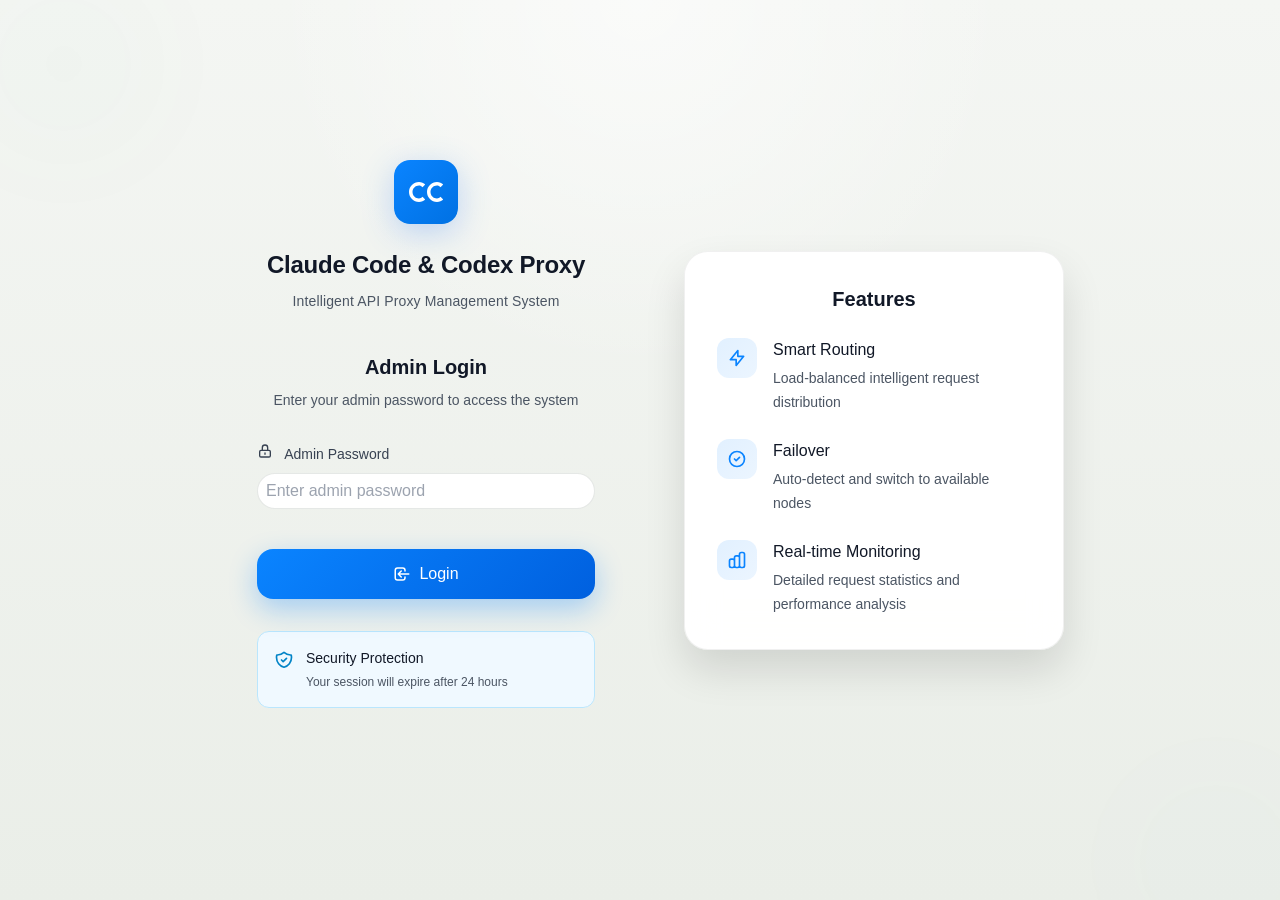
<file: web/login.html>
<!doctype html>
<html lang="zh-CN">
<head>
  <meta charset="utf-8" />
  <meta name="viewport" content="width=device-width, initial-scale=1" />
  <link rel="icon" type="image/x-icon" href="/web/favicon.ico">
  <link rel="apple-touch-icon" href="/web/apple-touch-icon.png">
  <link rel="manifest" href="/web/manifest.json">
  <meta name="theme-color" content="#18a058">
  <title data-i18n="login.title">登录 - Claude Code & Codex Proxy</title>
  <link rel="stylesheet" href="/web/assets/css/styles.css?v=__VERSION__">
  <script defer src="/web/assets/locales/zh-CN.js?v=__VERSION__"></script>
  <script defer src="/web/assets/locales/en.js?v=__VERSION__"></script>
  <script defer src="/web/assets/js/i18n.js?v=__VERSION__"></script>
  <script defer src="/web/assets/js/ui.js?v=__VERSION__"></script>
  <script defer src="/web/assets/js/login.js?v=__VERSION__"></script>
</head>
<body>
  <!-- 动画背景 -->
  <div class="login-background">
    <div class="floating-shapes">
      <div class="shape shape-1"></div>
      <div class="shape shape-2"></div>
      <div class="shape shape-3"></div>
      <div class="shape shape-4"></div>
      <div class="shape shape-5"></div>
    </div>
  </div>

  <div class="login-page">
    <div class="login-container animate-slide-up">
      <!-- Logo和品牌 -->
      <div class="login-brand">
        <div class="brand-logo">
          <img class="logo-icon animate-float" src="/web/favicon.svg" alt="Logo">
        </div>
        <h1 class="brand-title">Claude Code & Codex Proxy</h1>
        <p class="brand-subtitle" data-i18n="login.brandSubtitle">智能API代理管理系统</p>
      </div>

      <!-- 登录表单 -->
      <div class="login-form-container">
        <div class="login-header">
          <h2 data-i18n="login.adminLogin">管理员登录</h2>
          <p data-i18n="login.passwordHint">请输入您的管理密码以访问系统</p>
        </div>

        <div id="error-message" class="error-notification" style="display: none;">
          <svg class="error-icon" fill="none" stroke="currentColor" viewBox="0 0 24 24">
            <path stroke-linecap="round" stroke-linejoin="round" stroke-width="2" d="M12 9v2m0 4h.01m-6.938 4h13.856c1.54 0 2.502-1.667 1.732-2.5L13.732 4c-.77-.833-1.864-.833-2.634 0L4.18 16.5c-.77.833.192 2.5 1.732 2.5z"/>
          </svg>
          <span id="error-text"></span>
        </div>

        <form id="login-form" class="login-form">
          <div class="form-group">
            <label for="password" class="form-label">
              <svg class="label-icon" fill="none" stroke="currentColor" viewBox="0 0 24 24">
                <path stroke-linecap="round" stroke-linejoin="round" stroke-width="2" d="M12 15v2m-6 4h12a2 2 0 002-2v-6a2 2 0 00-2-2H6a2 2 0 00-2 2v6a2 2 0 002 2zm10-10V7a4 4 0 00-8 0v4h8z"/>
              </svg>
              <span data-i18n="login.passwordLabel">管理密码</span>
            </label>
            <div class="input-container">
              <input type="password" id="password" name="password" class="form-input" required autofocus data-i18n-placeholder="login.passwordPlaceholder" placeholder="请输入管理密码" />
              <div class="input-decoration"></div>
            </div>
          </div>

          <button type="submit" class="login-button" id="login-button">
            <span class="button-content">
              <svg class="button-icon" fill="none" stroke="currentColor" viewBox="0 0 24 24">
                <path stroke-linecap="round" stroke-linejoin="round" stroke-width="2" d="M11 16l-4-4m0 0l4-4m-4 4h14m-5 4v1a3 3 0 01-3 3H6a3 3 0 01-3-3V7a3 3 0 013-3h7a3 3 0 013 3v1"/>
              </svg>
              <span class="button-text" data-i18n="login.loginButton">登录系统</span>
            </span>
            <div class="button-loader">
              <div class="spinner"></div>
            </div>
          </button>
        </form>

        <!-- 安全提示 -->
        <div class="security-notice">
          <svg class="notice-icon" fill="none" stroke="currentColor" viewBox="0 0 24 24">
            <path stroke-linecap="round" stroke-linejoin="round" stroke-width="2" d="M9 12l2 2 4-4m5.618-4.016A11.955 11.955 0 0112 2.944a11.955 11.955 0 01-8.618 3.04A12.02 12.02 0 003 9c0 5.591 3.824 10.29 9 11.622 5.176-1.332 9-6.031 9-11.622 0-1.042-.133-2.052-.382-3.016z"/>
          </svg>
          <div class="notice-text">
            <div class="notice-title" data-i18n="login.securityTitle">安全保护</div>
            <div class="notice-desc" data-i18n="login.securityDesc">您的登录会话将在24小时后自动过期</div>
          </div>
        </div>
      </div>
    </div>

    <!-- 功能特色展示 -->
    <div class="features-showcase animate-slide-up" style="animation-delay: 0.2s;">
      <h3 data-i18n="login.featuresTitle">系统特性</h3>
      <div class="features-grid">
        <div class="feature-item">
          <div class="feature-icon">
            <svg fill="none" stroke="currentColor" viewBox="0 0 24 24">
              <path stroke-linecap="round" stroke-linejoin="round" stroke-width="2" d="M13 10V3L4 14h7v7l9-11h-7z"/>
            </svg>
          </div>
          <div class="feature-content">
            <h4 data-i18n="login.feature1Title">智能路由</h4>
            <p data-i18n="login.feature1Desc">基于负载均衡的智能请求分发</p>
          </div>
        </div>
        <div class="feature-item">
          <div class="feature-icon">
            <svg fill="none" stroke="currentColor" viewBox="0 0 24 24">
              <path stroke-linecap="round" stroke-linejoin="round" stroke-width="2" d="M9 12l2 2 4-4m6 2a9 9 0 11-18 0 9 9 0 0118 0z"/>
            </svg>
          </div>
          <div class="feature-content">
            <h4 data-i18n="login.feature2Title">故障切换</h4>
            <p data-i18n="login.feature2Desc">自动检测并切换到可用节点</p>
          </div>
        </div>
        <div class="feature-item">
          <div class="feature-icon">
            <svg fill="none" stroke="currentColor" viewBox="0 0 24 24">
              <path stroke-linecap="round" stroke-linejoin="round" stroke-width="2" d="M9 19v-6a2 2 0 00-2-2H5a2 2 0 00-2 2v6a2 2 0 002 2h2a2 2 0 002-2zm0 0V9a2 2 0 012-2h2a2 2 0 012 2v10m-6 0a2 2 0 002 2h2a2 2 0 002-2m0 0V5a2 2 0 012-2h2a2 2 0 012 2v14a2 2 0 01-2 2h-2a2 2 0 01-2-2z"/>
            </svg>
          </div>
          <div class="feature-content">
            <h4 data-i18n="login.feature3Title">实时监控</h4>
            <p data-i18n="login.feature3Desc">详细的请求统计和性能分析</p>
          </div>
        </div>
      </div>
    </div>
  </div>


</body>
</html>
</file>
<file: web/assets/css/styles.css>
/* 现代化UI界面样式系统 - ccLoad代理管理界面 */

/* ===== CSS 变量和设计令牌 ===== */
:root {
  color-scheme: light dark;

  /* 品牌色彩系统 */
  --primary-50: #f0fbf5;
  --primary-100: #dcf5e6;
  --primary-200: #b8eacb;
  --primary-300: #82d7a5;
  --primary-400: #48bc79;
  --primary-500: #18a058;
  --primary-600: #128347;
  --primary-700: #0f6a3a;
  --primary-800: #0d542f;
  --primary-900: #0c4528;

  /* 中性色彩 */
  --neutral-50: #f9fafb;
  --neutral-100: #f3f4f6;
  --neutral-200: #e5e7eb;
  --neutral-300: #d1d5db;
  --neutral-400: #9ca3af;
  --neutral-500: #6b7280;
  --neutral-600: #4b5563;
  --neutral-700: #374151;
  --neutral-800: #1f2937;
  --neutral-900: #111827;

  /* 下拉控件（自定义）配色：随系统浅/深色主题 */
  --filter-dropdown-bg: #ffffff;
  --filter-dropdown-border: var(--neutral-200);
  --filter-dropdown-item-fg: var(--neutral-900);
  --filter-dropdown-item-hover-bg: var(--neutral-50);
  --filter-dropdown-item-active-bg: var(--neutral-100);
  --filter-dropdown-item-highlight-bg: var(--primary-500);
  --filter-dropdown-item-highlight-fg: #fff;

  /* 功能色彩 */
  --success-50: #ecfdf5;
  --success-400: #34d399;
  --success-500: #10b981;
  --success-600: #059669;
  --success-rgb: 16, 185, 129;
  --warning-50: #fffbeb;
  --warning-400: #fbbf24;
  --warning-500: #f59e0b;
  --warning-600: #d97706;
  --warning-700: #b45309;
  --warning-100: #fef3c7;
  --error-50: #fef2f2;
  --error-400: #f87171;
  --error-500: #ef4444;
  --error-600: #dc2626;
  --error-100: #fee2e2;
  --error-200: #fecaca;
  --error-300: #fca5a5;
  --error-700: #b91c1c;
  --error-800: #991b1b;
  --error-rgb: 239, 68, 68;
  --info-50: #f0fbf5;
  --info-500: #18a058;
  --info-600: #128347;
  --success-100: #d1fae5;
  --success-200: #a7f3d0;
  --success-300: #6ee7b7;
  --success-700: #047857;
  --success-800: #065f46;
  --white: #ffffff;
  --neutral-0: #ffffff;
  --radius-md: 0.625rem;
  --card-muted-text: var(--neutral-600);

  /* 玻璃态效果 */
  --glass-bg: rgba(255, 255, 255, 0.95);
  --glass-border: rgba(255, 255, 255, 0.2);
  --glass-shadow: 0 8px 32px rgba(0, 0, 0, 0.1);
  --glass-shadow-hover: 0 12px 40px rgba(0, 0, 0, 0.15);
  --text-primary-light: rgba(17, 24, 39, 0.92);
  --text-primary-dark: rgba(255, 255, 255, 0.94);

  /* 新拟态效果 */
  --neumorphism-light: #ffffff;
  --neumorphism-dark: #d1d5db;
  --neumorphism-shadow-1: 8px 8px 16px var(--neumorphism-dark);
  --neumorphism-shadow-2: -8px -8px 16px var(--neumorphism-light);

  /* 字体系统 */
  --font-family-sans: ui-sans-serif, system-ui, -apple-system, BlinkMacSystemFont, 'Segoe UI', sans-serif;
  --font-family-mono: ui-monospace, 'SF Mono', 'Cascadia Code', 'Roboto Mono', Consolas, monospace;

  --text-xs: 0.75rem;
  /* 12px */
  --text-sm: 0.875rem;
  /* 14px */
  --text-base: 1rem;
  /* 16px */
  --text-lg: 1.125rem;
  /* 18px */
  --text-xl: 1.25rem;
  /* 20px */
  --text-2xl: 1.5rem;
  /* 24px */
  --text-3xl: 1.875rem;
  /* 30px */
  --text-4xl: 2.25rem;
  /* 36px */

  --leading-tight: 1.25;
  --leading-normal: 1.5;
  --leading-relaxed: 1.75;

  --font-normal: 400;
  --font-medium: 500;
  --font-semibold: 600;
  --font-bold: 700;

  /* 间距系统 */
  --space-1: 0.25rem;
  /* 4px */
  --space-2: 0.5rem;
  /* 8px */
  --space-3: 0.75rem;
  /* 12px */
  --space-4: 1rem;
  /* 16px */
  --space-5: 1.25rem;
  /* 20px */
  --space-6: 1.5rem;
  /* 24px */
  --space-8: 2rem;
  /* 32px */
  --space-10: 2.5rem;
  /* 40px */
  --space-12: 3rem;
  /* 48px */
  --space-16: 4rem;
  /* 64px */
  --space-20: 5rem;
  /* 80px */

  /* 圆角系统 */
  --radius-sm: 0.375rem;
  /* 6px */
  --radius-base: 0.5rem;
  /* 8px */
  --radius-lg: 0.75rem;
  /* 12px */
  --radius-xl: 1rem;
  /* 16px */
  --radius-2xl: 1.5rem;
  /* 24px */
  --radius-full: 9999px;

  /* 阴影系统 */
  --shadow-sm: 0 1px 2px rgba(0, 0, 0, 0.05);
  --shadow-base: 0 1px 3px rgba(0, 0, 0, 0.1), 0 1px 2px rgba(0, 0, 0, 0.06);
  --shadow-md: 0 4px 6px rgba(0, 0, 0, 0.07), 0 2px 4px rgba(0, 0, 0, 0.06);
  --shadow-lg: 0 10px 15px rgba(0, 0, 0, 0.1), 0 4px 6px rgba(0, 0, 0, 0.05);
  --shadow-xl: 0 20px 25px rgba(0, 0, 0, 0.1), 0 10px 10px rgba(0, 0, 0, 0.04);

  /* 动画时间 */
  --duration-fast: 0.15s;
  --duration-normal: 0.3s;
  --duration-slow: 0.5s;
  --timing-function: cubic-bezier(0.4, 0, 0.2, 1);

  /* 布局 */
  --topbar-height: 64px;
  --container-max-width: 100%;

  /* Topbar 前景色（提高对比度） */
  --topbar-fg: var(--neutral-900);
  --topbar-fg-muted: var(--neutral-700);
}

@media (prefers-color-scheme: dark) {
  :root {
    --filter-dropdown-bg: rgb(31, 41, 55);
    --filter-dropdown-border: rgba(255, 255, 255, 0.12);
    --filter-dropdown-item-fg: var(--neutral-50);
    --filter-dropdown-item-hover-bg: rgba(255, 255, 255, 0.08);
    --filter-dropdown-item-active-bg: rgba(255, 255, 255, 0.12);
    --filter-dropdown-item-highlight-bg: var(--primary-500);
    --filter-dropdown-item-highlight-fg: #fff;
  }
}

@media (forced-colors: active) {
  :root {
    --filter-dropdown-bg: Canvas;
    --filter-dropdown-border: CanvasText;
    --filter-dropdown-item-fg: CanvasText;
    --filter-dropdown-item-hover-bg: Highlight;
    --filter-dropdown-item-active-bg: Highlight;
    --filter-dropdown-item-highlight-bg: Highlight;
    --filter-dropdown-item-highlight-fg: HighlightText;
  }
}


/* ===== 基础重置和全局样式 ===== */
* {
  box-sizing: border-box;
  margin: 0;
  padding: 0;
}

*:focus-visible {
  outline: 2px solid var(--primary-500);
  outline-offset: 2px;
}

/* 自定义 checkbox/radio 样式，修复 Edge 暗色模式下原生控件显示为黑色 */
input[type="checkbox"],
input[type="radio"] {
  -webkit-appearance: none;
  appearance: none;
  width: 16px;
  height: 16px;
  margin: 0;
  border: 1.5px solid var(--neutral-300);
  background: var(--white, #fff) no-repeat center;
  background-size: 10px;
  cursor: pointer;
  vertical-align: middle;
  flex-shrink: 0;
  transition: all var(--duration-fast, 0.15s);
}

input[type="checkbox"] {
  border-radius: 4px;
}

input[type="radio"] {
  border-radius: 50%;
}

input[type="checkbox"]:hover,
input[type="radio"]:hover {
  border-color: var(--primary-400);
}

input[type="checkbox"]:checked {
  background: var(--primary-500) url("data:image/svg+xml,%3Csvg xmlns='http://www.w3.org/2000/svg' viewBox='0 0 10 8'%3E%3Cpath d='M1 4l2.5 2.5L9 1' fill='none' stroke='%23fff' stroke-width='1.8' stroke-linecap='round' stroke-linejoin='round'/%3E%3C/svg%3E") no-repeat center;
  background-size: 10px;
  border-color: var(--primary-500);
}

input[type="checkbox"]:indeterminate {
  background: var(--primary-500) url("data:image/svg+xml,%3Csvg xmlns='http://www.w3.org/2000/svg' viewBox='0 0 10 2'%3E%3Cpath d='M1 1h8' fill='none' stroke='%23fff' stroke-width='1.8' stroke-linecap='round'/%3E%3C/svg%3E") no-repeat center;
  background-size: 10px;
  border-color: var(--primary-500);
}

input[type="radio"]:checked {
  background: var(--primary-500) url("data:image/svg+xml,%3Csvg xmlns='http://www.w3.org/2000/svg' viewBox='0 0 10 10'%3E%3Ccircle cx='5' cy='5' r='3' fill='%23fff'/%3E%3C/svg%3E") no-repeat center;
  background-size: 10px;
  border-color: var(--primary-500);
}

input[type="checkbox"]:focus-visible,
input[type="radio"]:focus-visible {
  outline: 2px solid var(--primary-500);
  outline-offset: 2px;
}

html {
  scroll-behavior: smooth;
  font-size: 16px;
}

body {
  font-family: var(--font-family-sans);
  font-size: var(--text-base);
  line-height: var(--leading-normal);
  color: var(--neutral-800);
  background:
    radial-gradient(1200px 600px at -10% -10%, rgba(213, 205, 194, 0.10), transparent 60%),
    radial-gradient(900px 600px at 110% -10%, rgba(241, 238, 233, 0.16), transparent 60%),
    linear-gradient(180deg, #fcfbf9 0%, #f3f1ed 100%);
  min-height: 100vh;
  overflow-x: hidden;
}

/* 选择文本颜色 */
::selection {
  background-color: var(--primary-200);
  color: var(--primary-800);
}

/* ===== 动画和关键帧 ===== */
@keyframes slideInUp {
  from {
    opacity: 0;
    transform: translateY(30px);
  }

  to {
    opacity: 1;
    transform: translateY(0);
  }
}

@keyframes slideInRight {
  from {
    opacity: 0;
    transform: translateX(-30px);
  }

  to {
    opacity: 1;
    transform: translateX(0);
  }
}

@keyframes fadeIn {
  from {
    opacity: 0;
  }

  to {
    opacity: 1;
  }
}

@keyframes pulse {

  0%,
  100% {
    opacity: 1;
  }

  50% {
    opacity: 0.7;
  }
}

@keyframes float {

  0%,
  100% {
    transform: translateY(0px);
  }

  50% {
    transform: translateY(-10px);
  }
}

/* 动画类 */
.animate-slide-up {
  animation: slideInUp 0.6s var(--timing-function);
}

.animate-slide-right {
  animation: slideInRight 0.6s var(--timing-function);
}

.animate-fade-in {
  animation: fadeIn 0.4s ease-out;
}

.animate-pulse {
  animation: pulse 2s infinite;
}

.animate-float {
  animation: float 3s ease-in-out infinite;
}

/* ===== 布局组件 ===== */
.app-container {
  display: flex;
  min-height: 100vh;
  position: relative;
}

.main-content {
  flex: 1;
  margin-left: 0;
  min-height: 100vh;
  padding: var(--space-3);
  transition: margin-left var(--duration-normal) var(--timing-function);
}

.content-area {
  max-width: var(--container-max-width);
  margin: 0 auto;
}

/* ===== 顶部导航（Topbar） ===== */
.top-layout .main-content {
  margin-left: 0 !important;
  padding-top: var(--topbar-height);
}

.topbar {
  position: fixed;
  top: 0;
  left: 0;
  right: 0;
  height: var(--topbar-height);
  display: flex;
  align-items: center;
  justify-content: space-between;
  padding: 0 var(--space-6);
  background: var(--glass-bg);
  backdrop-filter: blur(18px) saturate(160%);
  border-bottom: 1px solid var(--glass-border);
  z-index: 300;
}

.topbar-left {
  display: flex;
  align-items: center;
  gap: var(--space-4);
}

.brand {
  display: flex;
  align-items: center;
  gap: var(--space-3);
  text-decoration: none;
}

.brand:hover {
  opacity: 0.8;
}

.brand-icon {
  width: 36px;
  height: 36px;
  border-radius: var(--radius-lg);
  box-shadow: 0 4px 16px rgba(99, 102, 241, 0.35);
}

.brand-text {
  color: var(--topbar-fg);
  font-weight: var(--font-semibold);
  letter-spacing: .2px;
}

.topnav {
  display: flex;
  align-items: center;
  gap: var(--space-2);
  flex: 1;
  justify-content: center;
}

.topnav-link {
  display: inline-flex;
  align-items: center;
  gap: .5rem;
  padding: .5rem .75rem;
  border-radius: var(--radius-lg);
  color: var(--topbar-fg);
  text-decoration: none;
  font-weight: var(--font-medium);
  transition: background var(--duration-fast) var(--timing-function), color var(--duration-fast);
}

.topnav-link:hover {
  background: rgba(17, 24, 39, 0.06);
  color: var(--topbar-fg);
}

.topnav-link.active {
  background: rgba(17, 24, 39, 0.10);
  color: var(--topbar-fg);
  border: 1px solid rgba(17, 24, 39, 0.12);
}

.topbar-right {
  display: flex;
  align-items: center;
  gap: var(--space-3);
}

/* 版本+GitHub组 */
.version-group {
  display: flex;
  align-items: center;
  gap: 2px;
}

/* 版本徽章 - 轻量纯文本样式 */
.version-badge {
  display: inline-flex;
  align-items: center;
  padding: 4px 6px;
  cursor: pointer;
  font-size: 12px;
  font-family: monospace;
  color: var(--neutral-500);
  margin-right: 0;
  position: relative;
  transition: color 0.2s;
  text-decoration: none;
}

.version-badge:hover {
  color: var(--neutral-700);
}

/* 有新版本时显示小圆点 */
.version-badge.has-update::after {
  content: '';
  position: absolute;
  top: 2px;
  right: 0;
  width: 6px;
  height: 6px;
  background: var(--success-500);
  border-radius: 50%;
}

/* GitHub链接 */
.github-link {
  display: inline-flex;
  align-items: center;
  justify-content: center;
  width: 32px;
  height: 32px;
  border-radius: var(--radius-md);
  color: var(--neutral-500);
  transition: color 0.2s, background 0.2s;
}

.github-link:hover {
  background: var(--neutral-100);
  color: var(--neutral-900);
}

/* 顶部背景（静态渐变，无动画） */
.bg-anim {
  position: fixed;
  inset: 0;
  z-index: 0;
  pointer-events: none;
  background:
    radial-gradient(550px 300px at 20% 10%, rgba(59, 130, 246, 0.14), transparent 60%),
    radial-gradient(650px 320px at 80% 5%, rgba(236, 72, 153, 0.12), transparent 60%),
    radial-gradient(420px 260px at 70% 60%, rgba(16, 185, 129, 0.10), transparent 60%);
}

/* ===== 卡片组件 ===== */
.glass-card {
  background: var(--glass-bg);
  backdrop-filter: blur(16px) saturate(180%);
  border: 1px solid var(--glass-border);
  border-radius: var(--radius-xl);
  /* box-shadow: var(--glass-shadow); */
  padding: var(--space-3);
  transition: all var(--duration-normal) var(--timing-function);
  position: relative;
  overflow: hidden;
}

.glass-card::before {
  content: '';
  position: absolute;
  top: 0;
  left: 0;
  right: 0;
  height: 1px;
  background: linear-gradient(90deg, transparent, rgba(255, 255, 255, 0.5), transparent);
  opacity: 0;
  transition: opacity var(--duration-normal);
}

.glass-card:hover {
  transform: none;
  box-shadow: var(--glass-shadow-hover);
  border-color: rgba(255, 255, 255, 0.3);
}

.glass-card:hover::before {
  opacity: 1;
}

/* ===== 英雄标题 ===== */
.hero-header {
  background: linear-gradient(135deg, rgba(255, 255, 255, 0.98), rgba(255, 255, 255, 0.95));
  backdrop-filter: blur(20px) saturate(180%);
  border: 1px solid rgba(255, 255, 255, 0.3);
  border-radius: var(--radius-2xl);
  padding: var(--space-6);
  box-shadow: 0 8px 32px rgba(0, 0, 0, 0.08), 0 2px 8px rgba(0, 0, 0, 0.04);
  display: flex;
  align-items: center;
  gap: var(--space-4);
  position: relative;
  overflow: hidden;
}


.hero-icon {
  width: 56px;
  height: 56px;
  background: linear-gradient(135deg, #6366f1, #8b5cf6);
  border-radius: var(--radius-xl);
  display: flex;
  align-items: center;
  justify-content: center;
  color: white;
  box-shadow: 0 8px 24px rgba(99, 102, 241, 0.3);
  flex-shrink: 0;
}

.hero-title {
  font-size: var(--text-3xl);
  font-weight: var(--font-bold);
  color: var(--neutral-900);
  margin: 0;
  letter-spacing: -0.02em;
  line-height: 1.2;
}

.hero-subtitle {
  font-size: var(--text-base);
  color: var(--neutral-600);
  margin: var(--space-1) 0 0 0;
  font-weight: var(--font-medium);
}

/* ===== 渠道卡片 ===== */
.channel-card {
  background: linear-gradient(135deg, rgba(255, 255, 255, 0.98), rgba(255, 255, 255, 0.95));
  backdrop-filter: blur(20px) saturate(180%);
  border: 1px solid rgba(255, 255, 255, 0.3);
  border-radius: var(--radius-xl);
  padding: var(--space-5);
  box-shadow: 0 4px 16px rgba(0, 0, 0, 0.06), 0 1px 4px rgba(0, 0, 0, 0.04);
  transition: all var(--duration-normal) var(--timing-function);
  position: relative;
  overflow: hidden;
}

.channel-card:hover {
  transform: none;
  box-shadow: 0 8px 24px rgba(0, 0, 0, 0.1), 0 2px 8px rgba(0, 0, 0, 0.06);
  border-color: rgba(255, 255, 255, 0.4);
}

.channel-card-header {
  display: flex;
  align-items: center;
  justify-content: space-between;
  margin-bottom: var(--space-4);
  padding-bottom: var(--space-3);
  border-bottom: 2px solid rgba(0, 0, 0, 0.05);
}

.channel-card-title {
  display: flex;
  align-items: center;
  gap: var(--space-2);
  font-size: var(--text-lg);
  font-weight: var(--font-semibold);
  color: var(--neutral-800);
}

.channel-icon {
  width: 32px;
  height: 32px;
  border-radius: var(--radius-lg);
  display: flex;
  align-items: center;
  justify-content: center;
  color: white;
  box-shadow: 0 4px 12px rgba(0, 0, 0, 0.15);
  flex-shrink: 0;
}

.channel-cost {
  text-align: right;
}

.cost-label {
  display: block;
  font-size: var(--text-xs);
  color: var(--neutral-500);
  margin-bottom: 2px;
  font-weight: var(--font-medium);
}

.cost-value {
  display: block;
  font-size: var(--text-xl);
  font-weight: var(--font-bold);
  color: var(--warning-600);
  font-family: var(--font-family-mono);
}

.channel-metrics {
  display: grid;
  grid-template-columns: repeat(4, 1fr);
  gap: var(--space-3);
  margin-bottom: var(--space-4);
}

.metric-item {
  text-align: center;
}

.metric-value {
  font-size: var(--text-2xl);
  font-weight: var(--font-bold);
  line-height: 1.2;
  margin-bottom: var(--space-1);
}

.metric-label {
  font-size: var(--text-xs);
  color: var(--neutral-600);
  font-weight: var(--font-medium);
}

.token-stats {
  display: grid;
  grid-template-columns: repeat(4, 1fr);
  gap: var(--space-2);
  padding-top: var(--space-3);
  border-top: 1px solid rgba(0, 0, 0, 0.06);
}

.token-item {
  display: flex;
  flex-direction: column;
  align-items: center;
  gap: 4px;
}

.token-label {
  font-size: 11px;
  color: var(--neutral-500);
  font-weight: var(--font-medium);
}

.token-value {
  font-size: var(--text-base);
  font-weight: var(--font-semibold);
  color: var(--neutral-700);
  font-family: var(--font-family-mono);
}

.token-cache {
  color: var(--success-600);
}

/* ===== 总览卡片 ===== */
.summary-card {
  background: linear-gradient(135deg, rgba(255, 255, 255, 0.98), rgba(255, 255, 255, 0.95));
  backdrop-filter: blur(20px) saturate(180%);
  border: 1px solid rgba(255, 255, 255, 0.3);
  border-radius: var(--radius-xl);
  padding: var(--space-5);
  display: flex;
  align-items: center;
  gap: var(--space-4);
  box-shadow: 0 4px 16px rgba(0, 0, 0, 0.06), 0 1px 4px rgba(0, 0, 0, 0.04);
  transition: all var(--duration-normal) var(--timing-function);
  position: relative;
  overflow: hidden;
}

.summary-card::before {
  content: '';
  position: absolute;
  top: 0;
  left: 0;
  width: 4px;
  height: 100%;
  background: currentColor;
  opacity: 0.8;
}

.summary-card:hover {
  transform: none;
  box-shadow: 0 8px 24px rgba(0, 0, 0, 0.1), 0 2px 8px rgba(0, 0, 0, 0.06);
}

.summary-icon {
  width: 48px;
  height: 48px;
  border-radius: var(--radius-lg);
  display: flex;
  align-items: center;
  justify-content: center;
  flex-shrink: 0;
  background: rgba(0, 0, 0, 0.04);
  color: currentColor;
}

.summary-content {
  flex: 1;
}

.summary-value {
  font-size: var(--text-3xl);
  font-weight: var(--font-bold);
  line-height: 1.2;
  margin-bottom: 4px;
}

.summary-label {
  font-size: var(--text-sm);
  color: var(--neutral-600);
  font-weight: var(--font-medium);
}

.summary-card-primary {
  color: var(--primary-600);
}

.summary-card-success {
  color: var(--success-600);
}

.summary-card-error {
  color: var(--error-600);
}

.summary-card-rate {
  color: var(--primary-600);
}

.metric-card {
  background: var(--glass-bg);
  backdrop-filter: blur(12px);
  border: 1px solid var(--glass-border);
  border-radius: var(--radius-xl);
  padding: var(--space-6);
  text-align: center;
  position: relative;
  overflow: hidden;
  transition: all var(--duration-normal) var(--timing-function);
}

.metric-card::after {
  content: '';
  position: absolute;
  top: 0;
  left: 0;
  right: 0;
  bottom: 0;
  background: linear-gradient(135deg, rgba(255, 255, 255, 0.1) 0%, transparent 50%);
  opacity: 0;
  transition: opacity var(--duration-normal);
}

.metric-card:hover::after {
  opacity: 1;
}

.metric-number {
  font-size: var(--text-3xl);
  font-weight: var(--font-bold);
  color: var(--primary-600);
  margin-bottom: var(--space-2);
  display: block;
}

.metric-label {
  font-size: var(--text-sm);
  color: var(--neutral-600);
  font-weight: var(--font-medium);
}

/* ===== 按钮系统 ===== */
.btn {
  display: inline-flex;
  align-items: center;
  justify-content: center;
  gap: var(--space-2);
  padding: var(--space-3) var(--space-6);
  border-radius: var(--radius-lg);
  font-size: var(--text-sm);
  font-weight: var(--font-medium);
  text-decoration: none;
  border: none;
  cursor: pointer;
  transition: all var(--duration-fast) var(--timing-function);
  position: relative;
  overflow: hidden;
  user-select: none;
  white-space: nowrap;
  min-width: fit-content;
  box-shadow: none;
}

/* 切换按钮组（趋势页复用） - Apple UI 风格 (可用性优先) */
.toggle-group {
  display: inline-flex;
  gap: 2px;
  background: rgba(255, 255, 255, 0.25);
  padding: 2px;
  border-radius: 10px;
  border: 1px solid rgba(255, 255, 255, 0.3);
  backdrop-filter: blur(30px) saturate(1.8);
  box-shadow: 0 8px 32px rgba(0, 0, 0, 0.12);
}

.toggle-btn {
  padding: 7px 14px;
  border-radius: 7px;
  color: rgba(0, 0, 0, 0.7);
  font-weight: 600;
  font-size: 13px;
  line-height: 1;
  cursor: pointer;
  user-select: none;
  transition: all 0.2s cubic-bezier(0.25, 0.46, 0.45, 0.94);
  border: none;
  background: rgba(255, 255, 255, 0.1);
  position: relative;
  overflow: hidden;
  letter-spacing: -0.01em;
  text-shadow: none;
  display: inline-flex;
  align-items: center;
  justify-content: center;
  min-height: 32px;
}

.toggle-btn:hover {
  color: rgba(0, 0, 0, 0.85);
  background: rgba(255, 255, 255, 0.18);
  transform: none;
}

.toggle-btn.active {
  background: rgba(255, 255, 255, 0.95);
  color: #4f46e5;
  font-weight: 650;
  box-shadow: 0 2px 8px rgba(0, 0, 0, 0.15), 0 1px 3px rgba(0, 0, 0, 0.1);
  transform: none;
  text-shadow: none;
}

/* 时间范围选择器 */
.time-range-container {
  display: flex;
  justify-content: flex-end;
  width: 100%;
}

.time-range-selector {
  display: inline-flex;
  gap: 0;
  background: var(--glass-bg);
  padding: 4px;
  border-radius: 8px;
  box-shadow: 0 1px 3px rgba(0, 0, 0, 0.1);
}

.time-range-btn {
  padding: 6px 16px;
  border-radius: 6px;
  color: #666666;
  font-weight: 400;
  font-size: 14px;
  line-height: 1.5;
  cursor: pointer;
  user-select: none;
  transition: all 0.15s ease;
  border: none;
  background: transparent;
  position: relative;
  display: inline-flex;
  align-items: center;
  justify-content: center;
  min-height: 32px;
  white-space: nowrap;
}

.time-range-btn:hover {
  color: var(--text);
  background: rgba(0, 0, 0, 0.03);
}

.time-range-btn.active {
  background: transparent;
  color: #4f46e5;
  font-weight: 500;
}

.btn-primary {
  background: linear-gradient(135deg, var(--primary-500), var(--primary-600));
  color: white;
  box-shadow: none;
}

.btn-primary:hover {
  transform: none;
  box-shadow: none;
}

.btn-warning {
  background: linear-gradient(135deg, #f59e0b, #d97706);
  color: white;
  box-shadow: none;
}

.btn-warning:hover {
  transform: none;
  box-shadow: none;
}

.btn-secondary {
  background: var(--glass-bg);
  backdrop-filter: blur(8px);
  color: var(--neutral-800);
  border: 1px solid var(--glass-border);
}

.btn-secondary:hover {
  background: rgba(255, 255, 255, 0.9);
  transform: none;
  box-shadow: var(--shadow-lg);
}

.btn-success {
  background: linear-gradient(135deg, var(--success-500), var(--success-600));
  color: white;
}

.btn-success:hover {
  transform: none;
  box-shadow: 0 8px 25px rgba(16, 185, 129, 0.4);
}

.btn-danger {
  background: linear-gradient(180deg, color-mix(in srgb, var(--error-500) 84%, white 16%), var(--error-600));
  border-color: rgba(var(--error-rgb), 0.28);
  color: #fff;
  transition: all 0.2s;
}

.btn-danger:hover {
  background: linear-gradient(180deg, color-mix(in srgb, var(--error-500) 74%, white 26%), color-mix(in srgb, var(--error-600) 88%, black 12%));
  border-color: rgba(var(--error-rgb), 0.38);
  transform: none;
  box-shadow: none;
}

/* 批量删除按钮激活状态（选中时） */
.btn-danger-active {
  background: linear-gradient(135deg, #fef2f2 0%, #fecaca 100%);
  border-color: #fca5a5;
  color: #dc2626;
  cursor: pointer;
  opacity: 1;
}

.btn-danger-active:disabled {
  cursor: not-allowed;
  opacity: 0.5;
  background: none;
  border-color: inherit;
  color: inherit;
}

.btn-sm {
  padding: var(--space-2) var(--space-4);
  font-size: var(--text-xs);
}

.btn-lg {
  padding: var(--space-4) var(--space-8);
  font-size: var(--text-lg);
}

/* ===== 表单组件 ===== */
.form-group {
  margin-bottom: var(--space-4);
}

.form-label {
  display: block;
  margin-bottom: var(--space-2);
  font-size: var(--text-sm);
  font-weight: var(--font-medium);
  color: var(--neutral-700);
}

.form-input {
  width: 100%;
  padding: var(--space-2) var(--space-2);
  border: 2px solid var(--neutral-200);
  border-radius: var(--radius-lg);
  font-size: var(--text-base);
  color: var(--neutral-900);
  background: rgba(255, 255, 255, 0.9);
  backdrop-filter: blur(8px);
  transition: all var(--duration-fast) var(--timing-function);
}

.form-input:focus {
  outline: none;
  border-color: var(--primary-500);
  box-shadow: 0 0 0 3px rgba(59, 130, 246, 0.1);
  transform: none;
  background: rgba(255, 255, 255, 0.7);
}

.form-input::placeholder {
  color: var(--neutral-400);
}

/* ===== 导航组件 ===== */
.logo {
  display: flex;
  align-items: center;
  gap: var(--space-3);
  margin-bottom: var(--space-8);
  padding: var(--space-4);
  background: rgba(255, 255, 255, 0.1);
  backdrop-filter: blur(8px);
  border-radius: var(--radius-xl);
  border: 1px solid rgba(255, 255, 255, 0.2);
}

.logo-icon {
  width: 36px;
  height: 36px;
  border-radius: var(--radius-lg);
}

.logo-text {
  font-size: var(--text-lg);
  font-weight: var(--font-bold);
  color: var(--neutral-700);
}

.nav-list {
  list-style: none;
  margin-bottom: var(--space-8);
}

.nav-item {
  margin-bottom: var(--space-1);
}

.nav-link {
  display: flex;
  align-items: center;
  gap: var(--space-3);
  padding: var(--space-3) var(--space-4);
  color: var(--neutral-700);
  text-decoration: none;
  border-radius: var(--radius-lg);
  font-weight: var(--font-medium);
  transition: all var(--duration-fast) var(--timing-function);
  position: relative;
}

.nav-link::before {
  content: '';
  position: absolute;
  left: 0;
  top: 50%;
  transform: translateY(-50%);
  width: 3px;
  height: 0;
  background: var(--primary-600);
  border-radius: var(--radius-full);
  transition: height var(--duration-fast) var(--timing-function);
}

.nav-link:hover {
  background: rgba(59, 130, 246, 0.15);
  color: var(--primary-700);
  transform: none;
}

.nav-link:hover::before {
  height: 20px;
}

.nav-link.active {
  background: rgba(59, 130, 246, 0.25);
  color: var(--primary-700);
  box-shadow: inset 0 1px 0 rgba(59, 130, 246, 0.2);
}

.nav-link.active::before {
  height: 20px;
}

.nav-icon {
  width: 16px;
  height: 16px;
  opacity: 0.8;
  transition: opacity var(--duration-fast);
}

.nav-link:hover .nav-icon,
.nav-link.active .nav-icon {
  opacity: 1;
}

/* ===== 状态指示器 ===== */
.status-online {
  color: var(--success-500);
}

.status-offline {
  color: var(--error-500);
}

.status-warning {
  color: var(--warning-500);
}

/* ===== 统计卡片语义化颜色 ===== */
.metric-total {
  color: var(--primary-600);
}

.metric-success {
  color: var(--success-500);
}

.metric-error {
  color: var(--error-500);
}

.metric-rate {
  color: var(--primary-600);
}

/* 成功率动态颜色 */
.metric-rate.high-performance {
  color: var(--success-500);
}

.metric-rate.medium-performance {
  color: var(--warning-500);
}

.metric-rate.low-performance {
  color: var(--error-500);
}

.status-dot {
  display: inline-block;
  width: 8px;
  height: 8px;
  border-radius: var(--radius-full);
  margin-right: var(--space-2);
}

.status-dot.online {
  background: var(--success-500);
  animation: pulse 2s infinite;
}

.status-dot.offline {
  background: var(--error-500);
}

.status-dot.warning {
  background: var(--warning-500);
  animation: pulse 2s infinite;
}

/* ===== 网格系统 ===== */
.grid {
  display: grid;
  gap: var(--space-4);
}

.grid-cols-1 {
  grid-template-columns: repeat(1, 1fr);
}

.grid-cols-2 {
  grid-template-columns: repeat(2, 1fr);
}

.grid-cols-3 {
  grid-template-columns: repeat(3, 1fr);
}

.grid-cols-4 {
  grid-template-columns: repeat(4, 1fr);
}

/* ===== 加载状态 ===== */
.loading-skeleton {
  background: linear-gradient(90deg, #f0f0f0 25%, #e0e0e0 50%, #f0f0f0 75%);
  background-size: 200% 100%;
  animation: shimmerBg 1.5s infinite;
  border-radius: var(--radius-base);
}

@keyframes shimmerBg {
  0% {
    background-position: -200% 0;
  }

  100% {
    background-position: 200% 0;
  }
}

.loading-spinner {
  width: 20px;
  height: 20px;
  border: 2px solid var(--neutral-300);
  border-top: 2px solid var(--primary-500);
  border-radius: var(--radius-full);
  animation: spin 1s linear infinite;
}

@keyframes spin {
  0% {
    transform: rotate(0deg);
  }

  100% {
    transform: rotate(360deg);
  }
}

/* ===== 响应式设计 ===== */
@media (max-width: 768px) {
  .topbar {
    height: 64px;
    padding: 0 var(--space-4);
  }

  .topnav {
    justify-content: flex-start;
    overflow-x: auto;
    white-space: nowrap;
    gap: .25rem;
  }

  .topnav::-webkit-scrollbar {
    display: none;
  }

  .main-content {
    margin-left: 0;
    padding: var(--space-4);
  }

  .grid-cols-4 {
    grid-template-columns: repeat(2, 1fr);
  }

  .grid-cols-3 {
    grid-template-columns: repeat(2, 1fr);
  }

  .grid-cols-2 {
    grid-template-columns: repeat(1, 1fr);
  }

  .hero-header {
    padding: var(--space-4);
  }

  .hero-icon {
    width: 48px;
    height: 48px;
  }

  .hero-title {
    font-size: var(--text-2xl);
  }

  .channel-card {
    padding: var(--space-4);
  }

  .channel-metrics {
    grid-template-columns: repeat(2, 1fr);
    gap: var(--space-2);
  }

  .token-stats {
    grid-template-columns: repeat(2, 1fr);
  }

  .summary-card {
    padding: var(--space-4);
  }

  .summary-icon {
    width: 40px;
    height: 40px;
  }

  .summary-value {
    font-size: var(--text-2xl);
  }
}

@media (max-width: 480px) {

  .grid-cols-4,
  .grid-cols-3,
  .grid-cols-2 {
    grid-template-columns: repeat(1, 1fr);
  }

  .glass-card {
    padding: var(--space-4);
  }

  .metric-card {
    padding: var(--space-4);
  }

  .hero-header {
    flex-direction: column;
    text-align: center;
  }

  .hero-title {
    font-size: var(--text-xl);
  }

  .channel-metrics {
    grid-template-columns: repeat(2, 1fr);
  }

  .metric-value {
    font-size: var(--text-xl);
  }

  .summary-card {
    flex-direction: column;
    text-align: center;
  }

  .summary-card::before {
    width: 100%;
    height: 4px;
    top: 0;
    left: 0;
  }
}

/* ===== 可访问性 ===== */
@media (prefers-reduced-motion: reduce) {

  *,
  *::before,
  *::after {
    animation-duration: 0.01ms !important;
    animation-iteration-count: 1 !important;
    transition-duration: 0.01ms !important;
  }
}


/* ===== 模态框组件 ===== */
.modal {
  display: none;
  position: fixed;
  z-index: 1000;
  left: 0;
  top: 0;
  width: 100%;
  height: 100%;
  background-color: rgba(0, 0, 0, 0.5);
  backdrop-filter: blur(4px);
}

.modal.show {
  display: flex;
  align-items: center;
  justify-content: center;
}

.modal-content {
  background: var(--glass-bg);
  backdrop-filter: blur(10px);
  border: 1px solid var(--glass-border);
  border-radius: 12px;
  padding: 16px;
  width: 70%;
  max-width: none;
  max-height: 90vh;
  overflow-y: auto;
  box-shadow: 0 20px 25px -5px rgba(0, 0, 0, 0.1), 0 10px 10px -5px rgba(0, 0, 0, 0.04);
}

.modal-header {
  display: flex;
  justify-content: space-between;
  align-items: center;
  margin-bottom: 10px;
}

.modal-title {
  font-size: 1.25rem;
  font-weight: 600;
  color: var(--neutral-800);
}

.close-btn {
  background: none;
  border: none;
  font-size: 1.5rem;
  cursor: pointer;
  color: var(--neutral-500);
  padding: 0;
  width: 32px;
  height: 32px;
  display: flex;
  align-items: center;
  justify-content: center;
  border-radius: 6px;
  transition: all 0.2s;
}

.close-btn:hover {
  background: var(--neutral-100);
  color: var(--neutral-700);
}

.form-actions {
  display: flex;
  gap: 12px;
  justify-content: flex-end;
  margin-top: 24px;
}

.confirm-modal {
  text-align: center;
  width: auto !important;
  max-width: 460px !important;
  min-width: 300px;
}

.confirm-modal p {
  margin: 20px 0;
  color: var(--neutral-600);
}

.confirm-actions {
  display: flex;
  gap: 12px;
  justify-content: center;
  margin-top: 24px;
}

/* ===== 筛选器组件 ===== */
.filter-bar {
  background: var(--glass-bg);
  backdrop-filter: blur(10px);
  border: 1px solid var(--glass-border);
  border-radius: 12px;
  padding: var(--space-4);
  margin-bottom: var(--space-2);
}

.filter-controls {
  display: flex;
  gap: 12px;
  align-items: center;
  flex-wrap: wrap;
}

.filter-group {
  flex: 1;
  /* min-width: 200px; */
  display: flex;
  align-items: center;
  gap: 6px;
}

.filter-input,
.filter-select {
  flex: 1;
  padding: 6px 10px;
  border: 1px solid var(--neutral-300);
  border-radius: 12px;
  font-size: var(--text-sm);
  color: var(--text);
  background: rgba(255, 255, 255, 0.78);
  box-shadow: inset 0 0 0 999px rgba(255, 255, 255, 0.78), inset 0 1px 0 rgba(255, 255, 255, 0.24);
  transition: all var(--duration-fast);
}

.filter-input:focus,
.filter-select:focus {
  outline: none;
  border-color: color-mix(in srgb, var(--primary) 42%, white 58%);
  box-shadow: inset 0 0 0 999px rgba(255, 255, 255, 0.82), 0 0 0 4px color-mix(in srgb, var(--primary) 18%, transparent);
}

.filter-select option,
select option,
.form-select option {
  color: #111;
  background: #fff;
}

:root[data-theme="dark"] .filter-select option,
:root[data-theme="dark"] select option,
:root[data-theme="dark"] .form-select option,
:root[data-resolved-theme="dark"] .filter-select option,
:root[data-resolved-theme="dark"] select option,
:root[data-resolved-theme="dark"] .form-select option {
  color: #f5f7f6;
  background: #1d2120;
}

.filter-label {
  flex-shrink: 0;
  font-size: var(--text-xs);
  font-weight: 500;
  color: var(--neutral-600);
  white-space: nowrap;
  margin-right: 4px;
}

.filter-info {
  margin-left: auto;
  font-size: var(--text-sm);
  color: var(--neutral-600);
  white-space: nowrap;
}

.filter-checkbox-label {
  display: flex;
  align-items: center;
  gap: 6px;
  cursor: pointer;
  font-size: var(--text-xs);
  color: var(--neutral-600);
  user-select: none;
  white-space: nowrap;
}

.filter-checkbox-label input[type="checkbox"] {
  width: 14px;
  height: 14px;
}

.filter-checkbox-label span {
  font-weight: 500;
}

.stats-filter-controls {
  width: 100%;
  align-items: flex-end;
  justify-content: space-between;
  gap: 18px;
  flex-wrap: nowrap;
}

.stats-filter-grid {
  flex: 1 1 auto;
  min-width: 0;
  display: grid;
  grid-template-columns: minmax(130px, 0.9fr) minmax(130px, 0.9fr) minmax(110px, 0.7fr) minmax(170px, 1.15fr) minmax(170px, 1.15fr) minmax(180px, 1fr);
  gap: 12px 14px;
}

.stats-filter-side {
  flex: 0 0 auto;
  display: flex;
  align-items: flex-end;
  justify-content: flex-end;
  gap: 14px;
  min-width: fit-content;
}

.stats-filter-group {
  min-width: 0;
  gap: 6px;
  flex-direction: column;
  align-items: stretch;
}

.stats-filter-group--toggle {
  flex: none;
  align-items: center;
  justify-content: flex-end;
  min-height: 34px;
}

.stats-filter-group .filter-input,
.stats-filter-group .filter-select,
.stats-filter-btn {
  min-height: 34px;
}

.stats-filter-info {
  flex: none;
  margin-left: 0;
  text-align: right;
  min-height: 34px;
  display: inline-flex;
  align-items: center;
}

.stats-filter-actions {
  flex: none;
}

.stats-filter-btn {
  padding: 6px 14px;
  font-size: 13px;
}

/* ===== 表格组件 ===== */
.table-container {
  overflow-x: auto;
  border-radius: var(--radius-lg);
  border: 1px solid var(--neutral-200);
  background: rgba(255, 255, 255, 0.9);
}

.modern-table {
  width: 100%;
  border-collapse: collapse;
  font-size: var(--text-sm);
  color: var(--neutral-800);
}

.modern-table thead {
  background: var(--neutral-100);
}

.modern-table th {
  padding: var(--space-4);
  text-align: left;
  font-weight: var(--font-semibold);
  color: var(--neutral-800);
  border-bottom: 2px solid var(--neutral-200);
}

.modern-table td {
  padding: var(--space-3) var(--space-4);
  border-bottom: 1px solid var(--neutral-200);
  transition: background-color var(--duration-fast);
}

.modern-table tbody tr:hover {
  background: rgba(0, 0, 0, 0.02);
}

/* 统计页表格：减少列间距（更紧凑，避免横向溢出） */
.stats-table th {
  padding: var(--space-3) var(--space-3);
}

.stats-table td {
  padding: var(--space-2) var(--space-3);
}

/* 统计页“详细统计数据”卡片：禁用 hover 位移，避免鼠标悬停导致整体“晃动” */
.stats-detail-card:hover {
  transform: none;
}

/* ===== 内联编辑表格（Modal内的Key/模型表格） ===== */
.inline-table-container {
  max-height: 250px;
  overflow-y: auto;
  overscroll-behavior: contain;
  border: 1px solid var(--neutral-200);
  border-radius: 8px;
  background: var(--glass-bg);
}

.inline-table-container.tall {
  max-height: 300px;
  min-height: 300px;
}

.inline-table {
  width: 100%;
  border-collapse: collapse;
}

.inline-table thead {
  position: sticky;
  top: 0;
  z-index: 1;
  background: var(--neutral-100);
}

.inline-table th {
  padding: 6px 10px;
  text-align: left;
  font-weight: 600;
  font-size: 13px;
  border-bottom: 2px solid var(--neutral-300);
}

.inline-table td {
  padding: 4px 8px;
  border-bottom: 1px solid var(--neutral-100);
}

.inline-table tbody tr:hover {
  background: var(--neutral-50);
}

/* 表头筛选输入框 */
.table-filter-input {
  width: 100%;
  padding: 4px 8px;
  border: 1px solid var(--neutral-300);
  border-radius: 6px;
  font-size: 13px;
  font-weight: 400;
  background: rgba(255, 255, 255, 0.6);
  transition: border-color 0.2s, box-shadow 0.2s;
}

.table-filter-input:focus {
  outline: none;
  border-color: var(--primary-500);
  box-shadow: 0 0 0 3px rgba(59, 130, 246, 0.1);
}

.table-filter-input::placeholder {
  color: var(--neutral-400);
}

/* ===== 渠道管理专用样式 ===== */
.channel-actions {
  display: flex;
  gap: 8px;
}

.btn-icon {
  background: var(--surface-soft);
  border: 1px solid var(--line);
  color: var(--text);
  padding: 6px 10px;
  border-radius: 6px;
  cursor: pointer;
  font-size: 0.875rem;
  transition: all 0.2s;
}

.btn-icon:hover {
  background: var(--neutral-50);
  border-color: var(--neutral-400);
  color: var(--neutral-700);
}

.add-channel-btn {
  position: fixed;
  bottom: 24px;
  right: 24px;
  width: 56px;
  height: 56px;
  border-radius: 50%;
  background: var(--primary-500);
  color: white;
  border: none;
  font-size: 24px;
  cursor: pointer;
  box-shadow: 0 4px 6px -1px rgba(0, 0, 0, 0.1), 0 2px 4px -1px rgba(0, 0, 0, 0.06);
  transition: all 0.2s;
  z-index: 100;
}

.add-channel-btn:hover {
  background: var(--primary-600);
  transform: none;
  box-shadow: 0 10px 15px -3px rgba(0, 0, 0, 0.1), 0 4px 6px -2px rgba(0, 0, 0, 0.05);
}

.models-input-wrapper {
  position: relative;
}

.models-hint {
  font-size: 0.75rem;
  color: var(--neutral-500);
  margin-top: 4px;
}

/* ===== 冷却状态样式 ===== */
.cooldown-badge {
  margin-top: 8px;
  padding: 6px 12px;
  border-radius: 6px;
  display: inline-flex;
  align-items: center;
  gap: 6px;
  font-size: 0.75rem;
  font-weight: 500;
  background: linear-gradient(135deg, #fee2e2 0%, #fecaca 100%);
  color: #dc2626;
  border: 1px solid #fca5a5;
  box-shadow: 0 1px 3px rgba(220, 38, 38, 0.1);
  animation: cooldown-pulse 2s infinite;
}

.cooldown-icon {
  font-size: 0.875rem;
  animation: cooldown-spin 3s linear infinite;
}

.channel-card-cooldown {
  border-color: #fca5a5 !important;
  position: relative;
}

.channel-card-cooldown::before {
  content: '';
  position: absolute;
  top: 0;
  left: 0;
  right: 0;
  height: 3px;
  background: linear-gradient(90deg, #dc2626, #ef4444, #dc2626);
  border-radius: 12px 12px 0 0;
  animation: cooldown-bar 2s ease-in-out infinite;
}

@keyframes cooldown-pulse {

  0%,
  100% {
    transform: scale(1);
    opacity: 1;
  }

  50% {
    transform: scale(1.02);
    opacity: 0.95;
  }
}

@keyframes cooldown-spin {
  from {
    transform: rotate(0deg);
  }

  to {
    transform: rotate(360deg);
  }
}

@keyframes cooldown-bar {

  0%,
  100% {
    opacity: 0.8;
  }

  50% {
    opacity: 1;
    box-shadow: 0 0 8px rgba(220, 38, 38, 0.3);
  }
}

/* ===== 测试模态框样式 ===== */
.test-modal-content {
  max-width: 600px;
}

.model-select {
  width: 100%;
  padding: 8px 12px;
  border: 1px solid var(--neutral-300);
  border-radius: 6px;
  font-size: 0.875rem;
  background: rgba(255, 255, 255, 0.6);
  transition: all 0.2s;
  margin-bottom: 8px;
}

.model-select:focus {
  outline: none;
  border-color: var(--primary-500);
  box-shadow: 0 0 0 3px rgba(59, 130, 246, 0.1);
}

.test-progress {
  display: none;
  align-items: center;
  gap: 8px;
  margin: 8px 0;
  padding: 12px;
  background: rgba(59, 130, 246, 0.1);
  border: 1px solid rgba(59, 130, 246, 0.2);
  border-radius: 6px;
}

.test-progress.show {
  display: flex;
}

.test-spinner {
  width: 20px;
  height: 20px;
  border: 2px solid #e5e7eb;
  border-top: 2px solid var(--primary-500);
  border-radius: 50%;
  animation: spin 1s linear infinite;
}

.test-result {
  margin: 16px 0;
  padding: 12px;
  border-radius: 6px;
  display: none;
}

.test-result.show {
  display: block;
}

.test-result.success {
  background: rgba(34, 197, 94, 0.1);
  border: 1px solid rgba(34, 197, 94, 0.2);
  color: #059669;
}

.test-result.error {
  background: rgba(239, 68, 68, 0.1);
  border: 1px solid rgba(239, 68, 68, 0.2);
  color: #dc2626;
}

.test-details {
  margin-top: 8px;
  font-size: 0.75rem;
  opacity: 0.8;
}

.response-section {
  margin-top: 12px;
  padding: 12px;
  background: rgba(255, 255, 255, 0.5);
  border: 1px solid rgba(0, 0, 0, 0.1);
  border-radius: 6px;
  max-height: 300px;
  overflow-y: auto;
}

.response-section h4 {
  margin: 0 0 8px 0;
  font-size: 0.875rem;
  font-weight: 600;
  color: var(--neutral-700);
}

.response-content {
  font-size: 0.8rem;
  font-family: 'Monaco', 'Menlo', 'Ubuntu Mono', monospace;
  line-height: 1.4;
  white-space: pre-wrap;
  word-break: break-word;
  background: rgba(0, 0, 0, 0.05);
  padding: 8px;
  border-radius: 4px;
  border: 1px solid rgba(0, 0, 0, 0.1);
}


/* ===== 日志和统计页面样式 ===== */
.status-error {
  color: var(--error-400);
  font-weight: var(--font-medium);
}

.status-success {
  color: var(--success-400);
  font-weight: var(--font-medium);
}

.config-info {
  font-family: var(--font-family-mono);
  font-size: var(--text-xs);
  background: var(--neutral-100);
  padding: var(--space-1) var(--space-2);
  border-radius: var(--radius-sm);
  border: 1px solid var(--neutral-200);
}

.channel-link {
  color: var(--primary-600);
  text-decoration: none;
}

.channel-link:hover {
  text-decoration: underline;
}

.model-tag {
  display: inline-block;
  background: rgba(59, 130, 246, 0.2);
  color: var(--primary-400);
  padding: var(--space-1) var(--space-2);
  border-radius: var(--radius-sm);
  font-size: var(--text-xs);
  font-weight: var(--font-medium);
  border: 1px solid rgba(59, 130, 246, 0.3);
}

a.model-tag.model-link {
  text-decoration: none;
  cursor: pointer;
  transition: all 0.15s ease;
}

a.model-tag.model-link:hover {
  background: rgba(59, 130, 246, 0.35);
  border-color: rgba(59, 130, 246, 0.5);
}

/* 模型重定向角标 */
.model-tag.model-redirected {
  position: relative;
}

.redirect-badge {
  font-size: 10px;
  color: var(--primary-400);
  margin-left: 2px;
  font-weight: bold;
}

.stream-tag {
  display: inline-block;
  background: rgba(34, 197, 94, 0.2);
  color: var(--success-400);
  padding: var(--space-1) var(--space-2);
  border-radius: var(--radius-sm);
  font-size: var(--text-xs);
  font-weight: var(--font-medium);
  border: 1px solid rgba(34, 197, 94, 0.3);
}

.batch-tag {
  display: inline-block;
  background: rgba(156, 163, 175, 0.2);
  color: var(--neutral-500);
  padding: var(--space-1) var(--space-2);
  border-radius: var(--radius-sm);
  font-size: var(--text-xs);
  font-weight: var(--font-medium);
  border: 1px solid rgba(156, 163, 175, 0.3);
}

.pagination-controls {
  display: flex;
  align-items: center;
  gap: var(--space-2);
}

.pagination-info {
  font-weight: var(--font-medium);
  white-space: nowrap;
  color: var(--neutral-800);
}

.empty-state {
  text-align: center;
  padding: var(--space-12) var(--space-6);
  color: var(--neutral-600);
}

.loading-state {
  text-align: center;
  padding: var(--space-8);
  color: var(--neutral-700);
}

/* ===== 统计页面专用样式 ===== */
.config-name {
  font-weight: var(--font-medium);
  color: var(--neutral-800);
}

.channel-id {
  color: var(--neutral-500);
  font-size: var(--text-xs);
  font-weight: var(--font-normal);
  margin-left: var(--space-2);
}

.success-count {
  color: var(--success-400);
  font-weight: var(--font-semibold);
}

.error-count {
  color: var(--error-400);
  font-weight: var(--font-semibold);
}

.success-rate {
  font-weight: var(--font-medium);
  color: var(--neutral-800);
}

.success-rate.high {
  color: var(--success-400);
}

.success-rate.low {
  color: var(--error-400);
}

/* ===== 排序功能样式 ===== */
.sortable {
  cursor: pointer;
  user-select: none;
  position: relative;
  transition: background-color 0.2s ease;
}

.sortable:hover {
  background: rgba(0, 0, 0, 0.05) !important;
}

.sort-indicator {
  position: absolute;
  right: 8px;
  top: 50%;
  transform: translateY(-50%);
  font-size: 12px;
  color: var(--neutral-400);
  opacity: 0;
  transition: all 0.2s ease;
}

.sortable:hover .sort-indicator {
  opacity: 0.5;
}

.sortable.sorted .sort-indicator {
  opacity: 1;
  color: var(--primary-500);
}

.sortable.sorted:hover .sort-indicator {
  opacity: 1;
}

.sort-indicator::after {
  content: '⇅';
}

.sortable[data-sort-order="asc"] .sort-indicator::after {
  content: '↑';
}

.sortable[data-sort-order="desc"] .sort-indicator::after {
  content: '↓';
}

.progress-bar {
  height: 4px;
  background: rgba(255, 255, 255, 0.1);
  border-radius: var(--radius-full);
  overflow: hidden;
  margin-top: var(--space-1);
}

.progress-fill {
  height: 100%;
  background: linear-gradient(90deg, var(--success-400), var(--success-500));
  border-radius: var(--radius-full);
  transition: width var(--duration-normal);
}

/* ===== 趋势页面样式 ===== */
.chart-container {
  position: relative;
  width: 100%;
  height: 500px;
  background: rgba(255, 255, 255, 0.95);
  border-radius: var(--radius-lg);
  border: 1px solid var(--neutral-200);
  overflow: hidden;
  box-shadow: 0 1px 3px rgba(0, 0, 0, 0.05);
}

/* 趋势页：全高自适应布局（让图表吃掉剩余高度） */
body.trend-page .main-content {
  height: 100vh;
  min-height: 100vh;
  display: flex;
  flex-direction: column;
}

body.trend-page .content-area {
  flex: 1;
  min-height: 0;
  display: flex;
  flex-direction: column;
  max-width: none;
  width: 100%;
}

body.trend-page .trend-chart-section {
  flex: 1;
  min-height: 0;
  margin-bottom: 0 !important;
  display: flex;
  flex-direction: column;
}

body.trend-page .trend-chart-card {
  flex: 1;
  min-height: 0;
  display: flex;
  flex-direction: column;
}

body.trend-page .chart-container {
  height: auto;
  flex: 1;
  min-height: 260px;
}

body.trend-page .chart-info {
  flex: 0 0 auto;
}

.chart-loading,
.chart-error {
  display: flex;
  flex-direction: column;
  align-items: center;
  justify-content: center;
  height: 100%;
  color: var(--neutral-700);
  text-align: center;
}

.chart-error {
  color: var(--neutral-600);
}

.error-title {
  color: var(--error-400);
  font-weight: var(--font-medium);
  margin: var(--space-2) 0 var(--space-1) 0;
}

.error-message {
  font-size: var(--text-sm);
}

.chart-info {
  display: flex;
  justify-content: space-between;
  align-items: center;
  margin-top: var(--space-4);
  padding-top: var(--space-4);
  border-top: 1px solid var(--neutral-200);
  font-size: var(--text-sm);
  color: var(--neutral-700);
}

.info-item {
  display: flex;
  align-items: center;
  gap: var(--space-2);
}

/* ===== 渠道筛选器样式 ===== */
.channel-filter-container {
  position: relative;
  display: inline-block;
}

.channel-filter-dropdown {
  position: absolute;
  top: 100%;
  right: 0;
  min-width: 250px;
  max-width: 350px;
  background: var(--filter-dropdown-bg);
  border: 1px solid var(--filter-dropdown-border);
  border-radius: 12px;
  box-shadow: 0 8px 24px rgba(15, 23, 20, 0.14);
  z-index: 1000;
  margin-top: 4px;
  overflow: hidden;
}

.filter-header {
  display: flex;
  justify-content: space-between;
  align-items: center;
  padding: 10px 12px;
  border-bottom: 1px solid var(--filter-dropdown-border);
  font-weight: var(--font-medium);
  color: var(--text);
}

.filter-actions {
  display: flex;
  gap: var(--space-2);
}

.filter-action {
  background: transparent;
  border: 1px solid transparent;
  color: var(--primary);
  cursor: pointer;
  font-size: var(--text-sm);
  padding: 4px 8px;
  border-radius: 8px;
  transition: background-color 0.2s, border-color 0.2s;
}

.filter-action:hover {
  background-color: var(--filter-dropdown-item-hover-bg);
  border-color: var(--filter-dropdown-border);
}

.filter-content {
  max-height: 300px;
  overflow-y: auto;
  padding: 6px;
}

.channel-filter-item {
  display: flex;
  align-items: center;
  gap: var(--space-2);
  padding: 9px 10px;
  border-radius: 8px;
  cursor: pointer;
  transition: background-color 0.2s;
}

.channel-filter-item:hover {
  background-color: var(--filter-dropdown-item-hover-bg);
}

.channel-filter-checkbox {
  width: 16px;
  height: 16px;
  margin: 0;
  flex-shrink: 0;
  accent-color: var(--primary);
}

.channel-color-indicator {
  width: 12px;
  height: 12px;
  border-radius: 50%;
  border: 1px solid rgba(0, 0, 0, 0.1);
}

.channel-name {
  flex: 1;
  font-size: var(--text-sm);
  color: var(--neutral-700);
}

/* ===== 登录页面样式 ===== */
.login-background {
  position: fixed;
  top: 0;
  left: 0;
  right: 0;
  bottom: 0;
  background:
    radial-gradient(1200px 600px at -10% -10%, rgba(213, 205, 194, 0.10), transparent 60%),
    radial-gradient(900px 600px at 110% -10%, rgba(241, 238, 233, 0.16), transparent 60%),
    linear-gradient(180deg, #fcfbf9 0%, #f3f1ed 100%);
  z-index: -1;
}

.floating-shapes {
  position: absolute;
  width: 100%;
  height: 100%;
  overflow: hidden;
}

.shape {
  position: absolute;
  background: rgba(255, 255, 255, 0.1);
  border-radius: var(--radius-full);
  animation: float 6s ease-in-out infinite;
}

.shape-1 {
  width: 120px;
  height: 120px;
  top: 10%;
  left: 10%;
  animation-delay: 0s;
}

.shape-2 {
  width: 80px;
  height: 80px;
  top: 20%;
  right: 15%;
  animation-delay: -2s;
}

.shape-3 {
  width: 100px;
  height: 100px;
  bottom: 20%;
  left: 20%;
  animation-delay: -4s;
}

.shape-4 {
  width: 60px;
  height: 60px;
  bottom: 30%;
  right: 20%;
  animation-delay: -1s;
}

.shape-5 {
  width: 40px;
  height: 40px;
  top: 50%;
  left: 5%;
  animation-delay: -3s;
}

.login-page {
  min-height: 100vh;
  display: flex;
  align-items: center;
  justify-content: center;
  gap: var(--space-12);
  padding: var(--space-6);
  position: relative;
}

.login-container {
  background: transparent;
  backdrop-filter: none;
  border: 1px solid transparent;
  border-radius: var(--radius-2xl);
  box-shadow: none;
  padding: var(--space-10);
  width: 100%;
  max-width: 420px;
  position: relative;
  overflow: hidden;
  color: var(--neutral-900);
}

.login-container::before {
  content: none;
  position: absolute;
  top: 0;
  left: 0;
  right: 0;
  height: 2px;
  background: linear-gradient(90deg, var(--primary-400), var(--primary-600), var(--primary-400));
}

.login-brand {
  text-align: center;
  margin-bottom: var(--space-10);
}

.brand-logo {
  margin-bottom: var(--space-4);
}

.logo-icon {
  width: 64px;
  height: 64px;
  border-radius: var(--radius-xl);
  box-shadow: 0 8px 32px rgba(59, 130, 246, 0.3);
}

.brand-title {
  font-size: var(--text-2xl);
  font-weight: var(--font-bold);
  color: var(--neutral-900);
  margin: var(--space-4) 0 var(--space-2) 0;
  letter-spacing: -0.01em;
}

.brand-subtitle {
  color: var(--neutral-600);
  font-size: var(--text-sm);
  margin: 0;
  font-weight: var(--font-medium);
  letter-spacing: 0.01em;
}

.login-form-container {
  margin-bottom: var(--space-8);
}

.login-header {
  text-align: center;
  margin-bottom: var(--space-8);
}

.login-header h2 {
  font-size: var(--text-xl);
  font-weight: var(--font-semibold);
  color: var(--neutral-900);
  margin: 0 0 var(--space-2) 0;
}

.login-header p {
  color: var(--neutral-600);
  font-size: var(--text-sm);
  margin: 0;
}

.error-notification {
  display: flex;
  align-items: center;
  gap: var(--space-3);
  background: #DC2626;
  border: 1px solid #B91C1C;
  border-radius: var(--radius-lg);
  padding: var(--space-4);
  margin-bottom: var(--space-6);
  color: #FFFFFF;
  font-size: var(--text-sm);
  font-weight: var(--font-semibold);
  animation: slideInUp 0.3s ease-out;
  box-shadow: 0 4px 12px rgba(220, 38, 38, 0.25);
}

.error-icon {
  width: 20px;
  height: 20px;
  flex-shrink: 0;
  color: #FFFFFF;
}

.login-form {
  margin-bottom: var(--space-8);
}

.label-icon {
  width: 16px;
  height: 16px;
  margin-right: var(--space-2);
}

.input-container {
  position: relative;
}

.input-decoration {
  position: absolute;
  bottom: 0;
  left: 0;
  height: 2px;
  background: linear-gradient(90deg, var(--primary-400), var(--primary-600));
  transform: scaleX(0);
  transition: transform var(--duration-normal) var(--timing-function);
  border-radius: var(--radius-full);
}

.form-input:focus+.input-decoration {
  transform: scaleX(1);
}

.login-button {
  width: 100%;
  padding: var(--space-4) var(--space-6);
  background: linear-gradient(135deg, #0A84FF, #0060DF);
  color: #ffffff;
  border: none;
  border-radius: var(--radius-xl);
  font-size: var(--text-base);
  font-weight: var(--font-medium);
  cursor: pointer;
  transition: all var(--duration-normal) var(--timing-function);
  position: relative;
  overflow: hidden;
  margin-top: var(--space-6);
  box-shadow: 0 10px 28px rgba(10, 132, 255, 0.32);
}

.login-button::before {
  content: '';
  position: absolute;
  top: 0;
  left: -100%;
  width: 100%;
  height: 100%;
  background: linear-gradient(90deg, transparent, rgba(255, 255, 255, 0.3), transparent);
  transition: left var(--duration-slow);
}

.login-button:hover::before {
  left: 100%;
}

.login-button:hover {
  transform: none;
  box-shadow: 0 12px 36px rgba(10, 132, 255, 0.35);
}

.login-button:active {
  transform: none;
}

.login-button:disabled {
  opacity: 0.7;
  cursor: not-allowed;
  transform: none !important;
}

.button-content {
  display: flex;
  align-items: center;
  justify-content: center;
  gap: var(--space-2);
  transition: opacity var(--duration-normal);
}

.button-icon {
  width: 18px;
  height: 18px;
}

.button-loader {
  position: absolute;
  top: 50%;
  left: 50%;
  transform: translate(-50%, -50%);
  opacity: 0;
  transition: opacity var(--duration-normal);
}

.login-button.loading .button-content {
  opacity: 0;
}

.login-button.loading .button-loader {
  opacity: 1;
}

.spinner {
  width: 20px;
  height: 20px;
  border: 2px solid rgba(255, 255, 255, 0.35);
  border-top: 2px solid #fff;
  border-radius: var(--radius-full);
  animation: spin 1s linear infinite;
}

.security-notice {
  display: flex;
  align-items: flex-start;
  gap: var(--space-3);
  padding: var(--space-4);
  background: #F0F9FF;
  border: 1px solid #BAE6FD;
  border-radius: var(--radius-lg);
  color: var(--neutral-800);
}

.notice-icon {
  width: 20px;
  height: 20px;
  color: #0284C7;
  flex-shrink: 0;
  margin-top: 2px;
}

.notice-title {
  font-size: var(--text-sm);
  font-weight: var(--font-medium);
  margin-bottom: var(--space-1);
  color: var(--neutral-900);
}

.notice-desc {
  font-size: var(--text-xs);
  color: var(--neutral-600);
}

.features-showcase {
  background: rgba(255, 255, 255, 0.96);
  backdrop-filter: blur(16px) saturate(180%);
  border: 1px solid rgba(0, 0, 0, 0.06);
  border-radius: var(--radius-2xl);
  padding: var(--space-8);
  width: 100%;
  max-width: 380px;
  height: fit-content;
  box-shadow: 0 20px 40px rgba(0, 0, 0, 0.12);
  color: var(--neutral-900);
}

.features-showcase h3 {
  font-size: var(--text-xl);
  font-weight: var(--font-semibold);
  color: var(--neutral-900);
  margin: 0 0 var(--space-6) 0;
  text-align: center;
}

.features-grid {
  display: flex;
  flex-direction: column;
  gap: var(--space-6);
}

.feature-item {
  display: flex;
  align-items: flex-start;
  gap: var(--space-4);
}

.feature-icon {
  width: 40px;
  height: 40px;
  background: linear-gradient(135deg, rgba(10, 132, 255, 0.12), rgba(10, 132, 255, 0.08));
  border-radius: var(--radius-lg);
  display: flex;
  align-items: center;
  justify-content: center;
  color: #0A84FF;
  flex-shrink: 0;
}

.feature-icon svg {
  width: 20px;
  height: 20px;
}

.feature-content h4 {
  font-size: var(--text-base);
  font-weight: var(--font-medium);
  color: var(--neutral-900);
  margin: 0 0 var(--space-1) 0;
}

.feature-content p {
  font-size: var(--text-sm);
  color: var(--neutral-600);
  margin: 0;
  line-height: var(--leading-relaxed);
  font-weight: var(--font-normal);
}

/* ===== 响应式设计 ===== */
@media (max-width: 768px) {
  .filter-controls {
    flex-direction: column;
    align-items: stretch;
  }

  .filter-group {
    min-width: 100%;
  }

  .stats-filter-controls {
    gap: 14px;
  }

  .stats-filter-grid {
    width: 100%;
    grid-template-columns: 1fr;
    gap: 12px;
  }

  .stats-filter-side {
    width: 100%;
    flex-direction: column;
    align-items: stretch;
    gap: 10px;
  }

  .stats-filter-info {
    justify-content: center;
    text-align: center;
  }

  .stats-filter-actions {
    width: 100%;
  }

  .stats-filter-actions .btn {
    width: 100%;
  }

  .stats-filter-group--toggle {
    justify-content: flex-start;
  }

  .filter-info {
    margin-left: 0;
    text-align: center;
    margin-top: var(--space-2);
  }

  .chart-container {
    height: 400px;
  }

  .chart-info {
    flex-direction: column;
    gap: var(--space-2);
    align-items: flex-start;
  }

  .grid-cols-4 {
    grid-template-columns: repeat(2, 1fr);
  }

  .pagination-controls {
    flex-direction: column;
    gap: var(--space-2);
  }

  .login-page {
    flex-direction: column;
    gap: var(--space-8);
    padding: var(--space-4);
  }

  .features-showcase {
    max-width: 420px;
    order: -1;
    padding: var(--space-6);
  }

  .login-container {
    padding: var(--space-6);
  }

  .features-grid {
    display: grid;
    grid-template-columns: 1fr;
    gap: var(--space-4);
  }

  .feature-item {
    gap: var(--space-3);
  }

  .feature-icon {
    width: 36px;
    height: 36px;
  }

  .modal-content {
    width: 100%;
    padding: var(--space-2);
  }
}

@media (max-width: 480px) {
  .chart-container {
    height: 320px;
  }

  .login-container {
    padding: var(--space-5);
  }

  .brand-title {
    font-size: var(--text-xl);
  }

  .logo-icon {
    width: 56px;
    height: 56px;
  }

  .modal-content {
    width: 90%;
    padding: var(--space-3);
  }
}

@media (max-width: 1024px) {
  .login-page {
    flex-direction: column;
    gap: var(--space-8);
  }

  .features-showcase {
    max-width: 420px;
  }
}

/* ===== 筛选器容器样式 ===== */
.filter-container {
  display: flex;
  gap: var(--space-3);
  margin-bottom: var(--space-6);
  flex-wrap: wrap;
}

.filter-container .form-group {
  flex: 1 1 auto;
  min-width: 140px;
}

.filter-container .form-group:first-child,
.filter-container .form-group:nth-child(2) {
  flex: 0 0 auto;
  min-width: 120px;
}

.filter-container .form-group:last-child {
  flex: 0 0 auto;
  min-width: 100px;
  display: flex;
  align-items: end;
}

.filter-container .form-input,
.filter-container .btn {
  width: 100%;
}

/* ===== 动画延迟工具类 ===== */
.animate-slide-up[style*="animation-delay: 0.1s"] {
  animation-delay: 0.1s;
}

.animate-slide-up[style*="animation-delay: 0.2s"] {
  animation-delay: 0.2s;
}

.animate-slide-up[style*="animation-delay: 0.3s"] {
  animation-delay: 0.3s;
}

.animate-slide-up[style*="animation-delay: 0.4s"] {
  animation-delay: 0.4s;
}

/* ===== 内联样式常用类 ===== */
.text-align-center {
  text-align: center;
}

.text-align-right {
  text-align: right;
}

.white-space-nowrap {
  white-space: nowrap;
}

.word-break-break-word {
  word-break: break-word;
}

.max-width-300 {
  max-width: 300px;
}

.display-none {
  display: none;
}

.display-flex {
  display: flex;
}

.align-items-center {
  align-items: center;
}

.align-items-end {
  align-items: end;
}

.gap-3 {
  gap: 3px;
}

.gap-4 {
  gap: 4px;
}

.gap-6 {
  gap: 6px;
}

.gap-8 {
  gap: 8px;
}

.gap-12 {
  gap: 12px;
}

.margin-auto {
  margin: 0 auto var(--space-2);
}

.margin-top-1 {
  margin-top: 4px;
}

.margin-bottom-1 {
  margin-bottom: var(--space-1);
}

.padding-right-36 {
  padding-right: 36px;
}

.padding-right-45 {
  padding-right: 45px;
}

.resize-vertical {
  resize: vertical;
}

.min-height-80 {
  min-height: 80px;
}

/* ===== 颜色工具类 ===== */
.color-error {
  color: var(--error-400);
}

.color-success {
  color: var(--success-600);
}

.color-neutral-500 {
  color: var(--neutral-500);
}

.color-neutral-600 {
  color: var(--neutral-600);
}

.color-neutral-700 {
  color: var(--neutral-700);
}

.color-neutral-800 {
  color: var(--neutral-800);
}

.color-primary-500 {
  color: var(--primary-500);
}

.color-info-500 {
  color: var(--info-500);
}

/* ===== 字体工具类 ===== */
.font-weight-medium {
  font-weight: var(--font-medium);
}

.font-weight-semibold {
  font-weight: var(--font-semibold);
}

.font-mono {
  font-family: var(--font-family-mono);
}

/* ===== 尺寸工具类 ===== */
.font-size-14 {
  font-size: 14px;
}

.font-size-18 {
  font-size: 18px;
}

/* ===== 位置工具类 ===== */
.position-absolute {
  position: absolute;
}

.position-relative {
  position: relative;
}

.right-8 {
  right: 8px;
}

.top-50 {
  top: 50%;
}

.transform-translateY-50 {
  transform: translateY(-50%);
}

/* ===== 背景工具类 ===== */
.background-none {
  background: none;
}

.border-none {
  border: none;
}

/* ===== JavaScript动态样式支持 ===== */
.js-inline-cooldown {
  color: #dc2626;
  font-size: 0.875rem;
  font-weight: 500;
  background: linear-gradient(135deg, #fee2e2 0%, #fecaca 100%);
  padding: 2px 8px;
  border-radius: 4px;
  border: 1px solid #fca5a5;
}

.js-test-success-icon {
  font-size: 18px;
}

.js-test-error-icon {
  font-size: 18px;
}

/* ===== 响应式筛选器修正 ===== */
@media (max-width: 768px) {
  .filter-container {
    flex-direction: column !important;
    gap: var(--space-3) !important;
  }

  .filter-container .form-group {
    flex: 1 1 100% !important;
    min-width: unset !important;
  }

  .table-container {
    font-size: var(--text-xs);
  }

  .modern-table th,
  .modern-table td {
    padding: var(--space-2) var(--space-3);
  }
}

/* ===== 工具类 ===== */
.text-center {
  text-align: center;
}

.text-left {
  text-align: left;
}

.text-right {
  text-align: right;
}

.font-medium {
  font-weight: var(--font-medium);
}

.font-semibold {
  font-weight: var(--font-semibold);
}

.font-bold {
  font-weight: var(--font-bold);
}

.text-xs {
  font-size: var(--text-xs);
}

.text-sm {
  font-size: var(--text-sm);
}

.text-base {
  font-size: var(--text-base);
}

.text-lg {
  font-size: var(--text-lg);
}

.text-xl {
  font-size: var(--text-xl);
}

.text-2xl {
  font-size: var(--text-2xl);
}

.text-3xl {
  font-size: var(--text-3xl);
}

.w-12 {
  width: 48px;
}

.h-12 {
  height: 48px;
}

.w-5 {
  width: 20px;
}

.h-5 {
  height: 20px;
}

.w-4 {
  width: 16px;
}

.h-4 {
  height: 16px;
}

.page-title {
  font-size: var(--text-2xl);
  color: var(--neutral-900);
  font-weight: var(--font-bold);
}

.page-subtitle {
  font-size: var(--text-base);
  color: var(--neutral-600);
}

.section-title {
  font-size: var(--text-xl);
  color: var(--neutral-800);
  font-weight: var(--font-semibold);
}


.mb-2 {
  margin-bottom: var(--space-2);
}

.mb-4 {
  margin-bottom: var(--space-4);
}

.mb-6 {
  margin-bottom: var(--space-6);
}

.mb-8 {
  margin-bottom: var(--space-8);
}

.mt-2 {
  margin-top: var(--space-2);
}

.mt-4 {
  margin-top: var(--space-4);
}

.mt-6 {
  margin-top: var(--space-6);
}

.mt-8 {
  margin-top: var(--space-8);
}

.hidden {
  display: none;
}

.block {
  display: block;
}

.flex {
  display: flex;
}

.inline-flex {
  display: inline-flex;
}

.grid {
  display: grid;
}

.items-center {
  align-items: center;
}

.justify-center {
  justify-content: center;
}

.justify-between {
  justify-content: space-between;
}

.w-full {
  width: 100%;
}

.h-full {
  height: 100%;
}

.opacity-50 {
  opacity: 0.5;
}

.opacity-75 {
  opacity: 0.75;
}

.cursor-pointer {
  cursor: pointer;
}

.trend-filter-controls {
  gap: 10px;
}

.trend-filter-group {
  flex: 0 1 auto;
  min-width: 0;
}

.trend-filter-group--sm {
  flex-basis: 180px;
  max-width: 220px;
}

.trend-filter-group--id {
  flex-basis: 140px;
  max-width: 170px;
}

.trend-filter-group--md {
  flex-basis: 220px;
  max-width: 280px;
}

.trend-filter-group .filter-input,
.trend-filter-group .filter-select {
  width: 100%;
  min-width: 0;
}

.trend-filter-actions {
  flex: none;
}

@media (max-width: 768px) {
  .trend-filter-group,
  .trend-filter-group--sm,
  .trend-filter-group--id,
  .trend-filter-group--md {
    flex-basis: 100%;
    max-width: none;
    width: 100%;
  }

  .trend-filter-actions {
    width: 100%;
  }

  .trend-filter-actions .btn {
    width: 100%;
  }
}

.cursor-not-allowed {
  cursor: not-allowed;
}

/* stats.html page-specific styles */
.stats-table th {
  text-align: center;
}

/* ===== 语言切换下拉菜单样式 ===== */
.lang-dropdown {
  position: relative;
  display: inline-flex;
  align-items: center;
}

.lang-dropdown-trigger {
  display: inline-flex;
  align-items: center;
  gap: 2px;
  padding: 6px 8px;
  background: transparent;
  border: none;
  border-radius: var(--radius-sm);
  cursor: pointer;
  color: var(--neutral-600);
  transition: all var(--duration-fast) var(--timing-function);
}

.lang-dropdown-trigger:hover {
  background: var(--neutral-100);
  color: var(--neutral-800);
}

.lang-dropdown-trigger .lang-icon {
  width: 16px;
  height: 16px;
}

.lang-dropdown-trigger .lang-arrow {
  width: 12px;
  height: 12px;
  transition: transform var(--duration-fast) var(--timing-function);
}

.lang-dropdown.open .lang-dropdown-trigger .lang-arrow {
  transform: rotate(180deg);
}

.lang-dropdown-menu {
  position: absolute;
  top: 100%;
  right: 0;
  margin-top: 4px;
  min-width: 120px;
  background: var(--glass-bg);
  border-radius: var(--radius-md);
  box-shadow: 0 4px 16px rgba(0, 0, 0, 0.12), 0 0 0 1px rgba(0, 0, 0, 0.05);
  opacity: 0;
  visibility: hidden;
  transform: translateY(-8px);
  transition: all var(--duration-fast) var(--timing-function);
  z-index: 1000;
  overflow: hidden;
}

.lang-dropdown.open .lang-dropdown-menu {
  opacity: 1;
  visibility: visible;
  transform: translateY(0);
}

.lang-dropdown-item {
  display: block;
  width: 100%;
  padding: 10px 16px;
  text-align: left;
  font-size: var(--text-sm);
  font-weight: var(--font-medium);
  color: var(--neutral-700);
  background: transparent;
  border: none;
  cursor: pointer;
  transition: background var(--duration-fast) var(--timing-function);
}

.lang-dropdown-item:hover {
  background: var(--neutral-100);
}

.lang-dropdown-item.active {
  color: var(--primary-600);
  background: var(--primary-50);
}

.lang-dropdown-item:first-child {
  border-radius: var(--radius-md) var(--radius-md) 0 0;
}

.lang-dropdown-item:last-child {
  border-radius: 0 0 var(--radius-md) var(--radius-md);
}

:root {
  color-scheme: light;
  --bg: #f4f6f3;
  --bg-rgb: 244, 246, 243;
  --card: rgba(255, 255, 255, 0.72);
  --card-strong: rgba(255, 255, 255, 0.88);
  --surface-soft: rgba(255, 255, 255, 0.58);
  --line: rgba(34, 51, 43, 0.1);
  --line-strong: rgba(34, 51, 43, 0.18);
  --text: rgba(17, 24, 21, 0.92);
  --muted: rgba(42, 54, 48, 0.8);
  --subtle: rgba(53, 68, 61, 0.62);
  --primary: #18a058;
  --primary-strong: #128347;
  --success: #18a058;
  --warning: #f0a020;
  --danger: #c62828;
  --shadow: 0 18px 50px rgba(33, 43, 38, 0.08);
  --blur: saturate(150%) blur(22px);
  --ring: 0 0 0 1px rgba(255, 255, 255, 0.55) inset, 0 1px 0 rgba(255, 255, 255, 0.72) inset;
  --font-family-sans: "SF Pro Text", "PingFang SC", "Segoe UI", sans-serif;
  --font-family-mono: "SF Mono", "Cascadia Code", Consolas, monospace;
  --glass-bg: linear-gradient(180deg, var(--card-strong), var(--card));
  --glass-border: var(--line);
  --glass-shadow: var(--shadow), var(--ring);
  --glass-shadow-hover: 0 22px 56px rgba(33, 43, 38, 0.12);
  --topbar-height: 86px;
  --topbar-fg: var(--text);
  --topbar-fg-muted: var(--muted);
  --neutral-900: #111827;
  --neutral-800: #1f2937;
  --neutral-700: #374151;
  --neutral-600: #4b5563;
  --neutral-500: #6b7280;
  --neutral-300: rgba(34, 51, 43, 0.14);
  --neutral-200: rgba(34, 51, 43, 0.08);
  --neutral-100: rgba(255, 255, 255, 0.72);
  --neutral-0: #ffffff;
  --white: #ffffff;
  --success-500: #18a058;
  --success-600: #137640;
  --success-100: rgba(24, 160, 88, 0.14);
  --success-200: rgba(24, 160, 88, 0.22);
  --success-300: rgba(24, 160, 88, 0.32);
  --success-700: #0f6a3a;
  --success-800: #0c4528;
  --warning-600: #c88913;
  --warning-100: rgba(240, 160, 32, 0.14);
  --warning-700: #9a670d;
  --error-500: #d14343;
  --error-600: #a32626;
  --error-100: rgba(209, 67, 67, 0.14);
  --error-200: rgba(209, 67, 67, 0.24);
  --error-300: rgba(209, 67, 67, 0.34);
  --error-700: #8b1e1e;
  --error-800: #6f1818;
  --info-50: rgba(24, 160, 88, 0.12);
  --radius-md: 0.625rem;
  --card-muted-text: var(--muted);
}

:root[data-theme="dark"],
:root[data-resolved-theme="dark"] {
  color-scheme: dark;
  --bg: #111315;
  --bg-rgb: 17, 19, 21;
  --card: rgba(28, 31, 30, 0.82);
  --card-strong: rgba(35, 38, 37, 0.9);
  --surface-soft: rgba(42, 46, 44, 0.74);
  --line: rgba(255, 255, 255, 0.08);
  --line-strong: rgba(255, 255, 255, 0.14);
  --text: rgba(255, 255, 255, 0.94);
  --muted: rgba(255, 255, 255, 0.82);
  --subtle: rgba(255, 255, 255, 0.6);
  --primary: #5fcf8b;
  --primary-strong: #32b46b;
  --success: #34c978;
  --warning: #ffbf47;
  --danger: #ef5350;
  --shadow: 0 24px 70px rgba(0, 0, 0, 0.38);
  --ring: 0 0 0 1px rgba(255, 255, 255, 0.06) inset, 0 1px 0 rgba(255, 255, 255, 0.09) inset;
  --neutral-900: #f8fafc;
  --neutral-800: #e5e7eb;
  --neutral-700: #d1d5db;
  --neutral-600: #9ca3af;
  --neutral-500: #94a3b8;
  --neutral-300: rgba(255, 255, 255, 0.14);
  --neutral-200: rgba(255, 255, 255, 0.08);
  --neutral-100: rgba(255, 255, 255, 0.08);
  --neutral-0: #ffffff;
  --white: #ffffff;
  --success-500: #34c978;
  --success-600: #9ff0be;
  --success-100: rgba(52, 201, 120, 0.18);
  --success-200: rgba(52, 201, 120, 0.28);
  --success-300: rgba(52, 201, 120, 0.38);
  --success-700: #9ff0be;
  --success-800: #c8f7db;
  --warning-600: #ffcf70;
  --warning-100: rgba(255, 191, 71, 0.18);
  --warning-700: #ffd98f;
  --error-500: #ef5350;
  --error-600: #ff8a80;
  --error-100: rgba(239, 83, 80, 0.18);
  --error-200: rgba(239, 83, 80, 0.28);
  --error-300: rgba(239, 83, 80, 0.38);
  --error-700: #ff9f97;
  --error-800: #ffc2bd;
  --info-50: rgba(95, 207, 139, 0.14);
  --radius-md: 0.625rem;
  --card-muted-text: var(--muted);
}

@media (prefers-color-scheme: dark) {
  :root:not([data-theme]) {
    color-scheme: dark;
    --bg: #111315;
    --bg-rgb: 17, 19, 21;
    --card: rgba(28, 31, 30, 0.82);
    --card-strong: rgba(35, 38, 37, 0.9);
    --surface-soft: rgba(42, 46, 44, 0.74);
    --line: rgba(255, 255, 255, 0.08);
    --line-strong: rgba(255, 255, 255, 0.14);
    --text: rgba(255, 255, 255, 0.94);
    --muted: rgba(255, 255, 255, 0.82);
    --subtle: rgba(255, 255, 255, 0.6);
    --primary: #5fcf8b;
    --primary-strong: #32b46b;
    --success: #34c978;
    --warning: #ffbf47;
    --danger: #ef5350;
    --shadow: 0 24px 70px rgba(0, 0, 0, 0.38);
    --ring: 0 0 0 1px rgba(255, 255, 255, 0.06) inset, 0 1px 0 rgba(255, 255, 255, 0.09) inset;
    --neutral-0: #ffffff;
    --white: #ffffff;
    --success-100: rgba(52, 201, 120, 0.18);
    --success-200: rgba(52, 201, 120, 0.28);
    --success-300: rgba(52, 201, 120, 0.38);
    --success-700: #9ff0be;
    --success-800: #c8f7db;
    --warning-100: rgba(255, 191, 71, 0.18);
    --warning-700: #ffd98f;
    --error-100: rgba(239, 83, 80, 0.18);
    --error-200: rgba(239, 83, 80, 0.28);
    --error-300: rgba(239, 83, 80, 0.38);
    --error-700: #ff9f97;
    --error-800: #ffc2bd;
    --radius-md: 0.625rem;
    --card-muted-text: var(--muted);
  }
}

html,
body {
  background:
    radial-gradient(circle at 50% 0%, rgba(255, 255, 255, 0.56), transparent 34%),
    linear-gradient(180deg, rgba(var(--bg-rgb), 1), rgba(234, 238, 232, 1));
}

body {
  color: var(--text);
}

:root[data-theme="dark"] body,
:root[data-resolved-theme="dark"] body {
  background:
    radial-gradient(circle at 50% 0%, rgba(255, 255, 255, 0.08), transparent 32%),
    linear-gradient(180deg, rgba(var(--bg-rgb), 1), rgba(14, 16, 18, 1));
}

@media (prefers-color-scheme: dark) {
  :root:not([data-theme]) body {
    background:
      radial-gradient(circle at 50% 0%, rgba(255, 255, 255, 0.08), transparent 32%),
      linear-gradient(180deg, rgba(var(--bg-rgb), 1), rgba(14, 16, 18, 1));
  }
}

body::before,
body::after {
  content: "";
  position: fixed;
  width: 26vw;
  height: 26vw;
  border-radius: 999px;
  filter: blur(54px);
  opacity: 0.2;
  pointer-events: none;
  z-index: 0;
}

body::before {
  top: -8vw;
  left: -8vw;
  background: radial-gradient(circle, rgba(24, 160, 88, 0.14), transparent 62%);
}

body::after {
  right: -8vw;
  bottom: -10vw;
  background: radial-gradient(circle, rgba(32, 128, 240, 0.1), transparent 62%);
}

.app-container,
.main-content,
.content-area {
  position: relative;
  z-index: 1;
}

.main-content {
  padding: 18px 12px 48px;
}

.content-area {
  width: min(1520px, 100%);
  display: grid;
  gap: 14px;
}

.top-layout .main-content {
  padding-top: calc(var(--topbar-height) + 10px);
}

.topbar {
  top: 14px;
  left: 14px;
  right: 14px;
  height: auto;
  min-height: 64px;
  padding: 10px 14px;
  background: var(--glass-bg);
  border: 1px solid var(--glass-border);
  box-shadow: var(--glass-shadow);
  border-radius: 999px;
  backdrop-filter: var(--blur);
  -webkit-backdrop-filter: var(--blur);
}

.topbar-left,
.topbar-right {
  gap: 10px;
}

.brand {
  gap: 12px;
}

.brand-icon {
  width: 42px;
  height: 42px;
  padding: 0;
  border-radius: 0;
  background: transparent;
  box-shadow: none;
  object-fit: contain;
}

.brand-text {
  font-weight: 600;
  letter-spacing: -0.02em;
}

.topnav {
  gap: 6px;
  flex-wrap: wrap;
}

.topnav-link {
  border-radius: 999px;
  padding: 9px 14px;
  color: var(--muted);
}

.topnav-link:hover {
  background: var(--surface-soft);
  color: var(--text);
}

.topnav-link.active {
  background: rgba(255, 255, 255, 0.88);
  color: var(--text);
  border: 1px solid var(--line);
  box-shadow: inset 0 1px 0 rgba(255, 255, 255, 0.4), 0 4px 12px rgba(15, 23, 20, 0.08);
}

:root[data-theme="dark"] .topnav-link.active,
:root[data-resolved-theme="dark"] .topnav-link.active {
  background: rgba(255, 255, 255, 0.1);
  box-shadow: inset 0 1px 0 rgba(255, 255, 255, 0.08), 0 6px 14px rgba(0, 0, 0, 0.22);
}

.version-badge,
.github-link {
  color: var(--subtle);
}

.github-link:hover,
.version-badge:hover {
  color: var(--text);
  background: var(--surface-soft);
}

.theme-switch {
  display: inline-flex;
  align-items: center;
  justify-content: center;
  padding: 0;
  border-radius: 999px;
  background: transparent;
  border: 0;
  color: var(--muted);
}

.theme-switch input {
  position: absolute;
  opacity: 0;
  pointer-events: none;
}

.theme-switch-label {
  font-size: 0.9rem;
  font-weight: 500;
  display: none;
}

.theme-switch-track {
  position: relative;
  width: 64px;
  height: 36px;
  border-radius: 999px;
  background: var(--surface-soft);
  border: 1px solid var(--line);
  box-shadow: var(--glass-shadow);
  cursor: pointer;
  transition: 180ms ease;
}

.theme-switch-track::before {
  content: "";
  position: absolute;
  top: 3px;
  left: 3px;
  width: 28px;
  height: 28px;
  border-radius: 999px;
  background: rgba(255, 255, 255, 0.92);
  box-shadow: 0 8px 18px rgba(15, 23, 20, 0.14);
  transition: 180ms ease;
}

.theme-switch-icons {
  position: absolute;
  inset: 0;
  display: flex;
  align-items: center;
  justify-content: space-between;
  padding: 0 8px;
  color: var(--subtle);
  pointer-events: none;
}

.theme-switch-icon {
  width: 18px;
  height: 18px;
  display: inline-flex;
  align-items: center;
  justify-content: center;
  transition: color 180ms ease, opacity 180ms ease, transform 180ms ease;
}

.theme-switch-svg {
  width: 18px;
  height: 18px;
}

.theme-switch-icon-sun {
  color: color-mix(in srgb, var(--warning-600) 82%, white 18%);
  opacity: 0.9;
}

.theme-switch-icon-moon {
  color: var(--subtle);
  opacity: 0.72;
}

.theme-switch input:checked + .theme-switch-track {
  background: rgba(255, 255, 255, 0.14);
}

.theme-switch input:checked + .theme-switch-track::before {
  transform: translateX(28px);
  background: rgba(255, 255, 255, 0.16);
  box-shadow: 0 8px 18px rgba(15, 23, 20, 0.2);
}

.theme-switch input:checked + .theme-switch-track .theme-switch-icon-sun {
  color: var(--subtle);
  opacity: 0.56;
  transform: scale(0.92);
}

.theme-switch input:checked + .theme-switch-track .theme-switch-icon-moon {
  color: rgba(255, 255, 255, 0.92);
  opacity: 1;
}

.time-range-selector {
  background: var(--surface-soft);
  border: 1px solid var(--line);
  box-shadow: var(--glass-shadow);
  backdrop-filter: var(--blur);
  -webkit-backdrop-filter: var(--blur);
  border-radius: 999px;
  padding: 5px;
}

.time-range-btn {
  color: var(--muted);
  border-radius: 999px;
}

.time-range-btn:hover {
  color: var(--text);
  background: rgba(255, 255, 255, 0.28);
}

.time-range-btn.active {
  background: rgba(255, 255, 255, 0.88);
  color: var(--text);
  box-shadow: inset 0 1px 0 rgba(255, 255, 255, 0.4), 0 4px 12px rgba(15, 23, 20, 0.08);
}

:root[data-theme="dark"] .time-range-btn.active,
:root[data-resolved-theme="dark"] .time-range-btn.active {
  background: rgba(255, 255, 255, 0.1);
  box-shadow: inset 0 1px 0 rgba(255, 255, 255, 0.08), 0 6px 14px rgba(0, 0, 0, 0.22);
}

.glass-card,
.channel-card,
.summary-card,
.metric-card,
.trend-chart-card,
.chart-card,
.stats-detail-card,
.modal-content,
.modal-card,
.table-card,
.panel,
.card {
  background: var(--glass-bg);
  border: 1px solid var(--glass-border);
  box-shadow: var(--glass-shadow);
  backdrop-filter: var(--blur);
  -webkit-backdrop-filter: var(--blur);
  border-radius: 28px;
}

.glass-card,
.channel-card,
.summary-card,
.metric-card,
.trend-chart-card,
.chart-card,
.stats-detail-card,
.modal-content,
.modal-card,
.table-card,
.panel,
.card,
.filter-bar,
.table-container,
.time-range-selector,
.toggle-group {
  background: var(--glass-bg) !important;
  border-color: var(--glass-border) !important;
}

.glass-card,
.metric-card,
.summary-card,
.channel-card {
  padding: 22px;
}

.hero-header {
  background: var(--glass-bg);
  border: 1px solid var(--glass-border);
  box-shadow: var(--glass-shadow);
  border-radius: 30px;
  padding: 24px;
}

.hero-icon {
  width: 52px;
  height: 52px;
  border-radius: 16px;
  background: linear-gradient(160deg, color-mix(in srgb, var(--primary) 88%, white 12%), var(--primary-strong));
}

.hero-title,
.page-title,
.section-title {
  letter-spacing: -0.04em;
}

.hero-subtitle,
.text-muted,
.help-text,
.section-subtitle,
.metric-label,
.token-label {
  color: var(--muted);
}

.metric-item,
.token-item,
.stat-item,
.summary-stat {
  border-radius: 22px;
  background: var(--surface-soft);
  border: 1px solid var(--line);
  padding: 14px;
}

.channel-metrics,
.token-stats {
  gap: 12px;
  border-top: 0;
  padding-top: 0;
}

.btn,
button,
input,
select,
textarea {
  font-family: var(--font-family-sans);
}

.btn {
  border-radius: 999px;
  border: 1px solid var(--line);
  backdrop-filter: var(--blur);
  -webkit-backdrop-filter: var(--blur);
  transition: 180ms ease;
  box-shadow: none;
}

.btn-primary,
button.btn-primary,
button.primary {
  background: linear-gradient(160deg, color-mix(in srgb, var(--primary) 88%, white 12%), var(--primary-strong));
  color: #fff;
  border-color: transparent;
  box-shadow: none;
}

.btn-secondary,
.btn-outline,
.btn-ghost {
  background: var(--surface-soft);
  color: var(--text);
}

.summary-icon,
.hero-icon,
.metric-icon,
.channel-icon {
  box-shadow: inset 0 1px 0 rgba(255, 255, 255, 0.16), 0 10px 28px rgba(0, 0, 0, 0.16);
}

.summary-content,
.channel-card-title,
.channel-cost,
.metric-number,
.summary-value {
  color: inherit;
}

.channel-card-header,
.token-stats,
.summary-card::before {
  border-color: var(--line);
}

.toggle-group {
  padding: 5px;
  border-radius: 999px;
  box-shadow: var(--glass-shadow);
}

.toggle-btn {
  color: var(--muted);
  background: transparent;
  border-radius: 999px;
  border: 1px solid transparent;
}

.toggle-btn:hover {
  color: var(--text);
  background: rgba(255, 255, 255, 0.18);
}

.toggle-btn.active {
  background: rgba(var(--primary-rgb), 0.12);
  border-color: rgba(var(--primary-rgb), 0.26);
  color: color-mix(in srgb, var(--primary-700) 82%, white 18%);
  font-weight: 650;
  box-shadow: none;
}

:root[data-theme="dark"] .toggle-btn.active,
:root[data-resolved-theme="dark"] .toggle-btn.active,
:root[data-theme="dark"] .time-range-btn.active,
:root[data-resolved-theme="dark"] .time-range-btn.active {
  background: rgba(var(--primary-rgb), 0.18);
  border-color: rgba(var(--primary-rgb), 0.32);
  color: color-mix(in srgb, var(--primary-200) 72%, white 28%);
}

input:not([type="checkbox"]):not([type="radio"]),
select,
textarea,
.form-input,
.form-select,
.form-textarea {
  appearance: none;
  -webkit-appearance: none;
  background: rgba(255, 255, 255, 0.78);
  color: var(--text);
  border: 1px solid var(--line);
  border-radius: 18px;
  box-shadow: inset 0 0 0 999px rgba(255, 255, 255, 0.78), inset 0 1px 0 rgba(255, 255, 255, 0.24);
}

:root[data-theme="dark"] input:not([type="checkbox"]):not([type="radio"]),
:root[data-theme="dark"] select,
:root[data-theme="dark"] textarea,
:root[data-theme="dark"] .form-input,
:root[data-theme="dark"] .form-select,
:root[data-theme="dark"] .form-textarea,
:root[data-resolved-theme="dark"] input:not([type="checkbox"]):not([type="radio"]),
:root[data-resolved-theme="dark"] select,
:root[data-resolved-theme="dark"] textarea,
:root[data-resolved-theme="dark"] .form-input,
:root[data-resolved-theme="dark"] .form-select,
:root[data-resolved-theme="dark"] .form-textarea {
  background: rgba(25, 28, 29, 0.96);
  box-shadow: inset 0 0 0 999px rgba(25, 28, 29, 0.96), inset 0 1px 0 rgba(255, 255, 255, 0.04);
}

.modern-table,
table {
  background: transparent;
}

.modern-table th,
.modern-table td,
table th,
table td {
  border-color: var(--line);
}

.modern-table thead,
table thead {
  background: rgba(255, 255, 255, 0.45);
}

:root[data-theme="dark"] .modern-table thead,
:root[data-theme="dark"] table thead,
:root[data-resolved-theme="dark"] .modern-table thead,
:root[data-resolved-theme="dark"] table thead {
  background: rgba(255, 255, 255, 0.06);
}

.modern-table tbody tr:hover,
table tbody tr:hover {
  background: rgba(255, 255, 255, 0.38);
}

:root[data-theme="dark"] .modern-table tbody tr:hover,
:root[data-theme="dark"] table tbody tr:hover,
:root[data-resolved-theme="dark"] .modern-table tbody tr:hover,
:root[data-resolved-theme="dark"] table tbody tr:hover {
  background: rgba(255, 255, 255, 0.04);
}

.notification {
  border-radius: 22px;
}

@media (max-width: 1100px) {
  .topbar {
    position: sticky;
    border-radius: 28px;
  }

  .topnav {
    justify-content: flex-start;
  }
}

@media (max-width: 768px) {
  .main-content {
    padding: 14px 10px 32px;
  }

  .topbar {
    left: 10px;
    right: 10px;
    padding: 12px;
    border-radius: 24px;
    gap: 12px;
    align-items: flex-start;
    flex-wrap: wrap;
  }

  .topbar-left,
  .topbar-right {
    width: 100%;
    justify-content: space-between;
  }

  .theme-switch-label {
    display: none;
  }

  .glass-card,
  .channel-card,
  .summary-card,
  .metric-card,
  .hero-header {
    border-radius: 24px;
    padding: 18px;
  }
}

.filter-input,
.filter-select,
.table-filter-input,
.inline-table-container,
.inline-table thead,
.btn-icon,
.chart-container,
.channel-filter-dropdown,
.channel-checkbox,
.token-table,
.logs-jump-input,
.modal-title,
.close-btn,
.confirm-modal p,
.filter-label,
.filter-info,
.filter-checkbox-label,
.chart-info,
.chart-loading,
.chart-error,
.table-container {
  color: var(--text);
}

.close-btn:hover {
  background: var(--surface-soft);
  color: var(--text);
}

:root[data-theme="dark"] .filter-input,
:root[data-theme="dark"] .filter-select,
:root[data-theme="dark"] .table-filter-input,
:root[data-theme="dark"] .inline-table-container,
:root[data-theme="dark"] .inline-table thead,
:root[data-theme="dark"] .btn-icon,
:root[data-theme="dark"] .chart-container,
:root[data-theme="dark"] .channel-filter-dropdown,
:root[data-theme="dark"] .channel-checkbox,
:root[data-resolved-theme="dark"] .filter-input,
:root[data-resolved-theme="dark"] .filter-select,
:root[data-resolved-theme="dark"] .table-filter-input,
:root[data-resolved-theme="dark"] .inline-table-container,
:root[data-resolved-theme="dark"] .inline-table thead,
:root[data-resolved-theme="dark"] .btn-icon,
:root[data-resolved-theme="dark"] .chart-container,
:root[data-resolved-theme="dark"] .channel-filter-dropdown,
:root[data-resolved-theme="dark"] .channel-checkbox {
  background: var(--glass-bg) !important;
  border-color: var(--glass-border) !important;
  color: var(--text) !important;
}

:root[data-theme="dark"] .filter-input:focus,
:root[data-theme="dark"] .filter-select:focus,
:root[data-theme="dark"] .table-filter-input:focus,
:root[data-resolved-theme="dark"] .filter-input:focus,
:root[data-resolved-theme="dark"] .filter-select:focus,
:root[data-resolved-theme="dark"] .table-filter-input:focus {
  background: rgba(255, 255, 255, 0.08) !important;
}

:root[data-theme="dark"] .inline-table td,
:root[data-theme="dark"] .inline-table th,
:root[data-theme="dark"] .chart-info,
:root[data-theme="dark"] .filter-header,
:root[data-theme="dark"] .channel-name,
:root[data-resolved-theme="dark"] .inline-table td,
:root[data-resolved-theme="dark"] .inline-table th,
:root[data-resolved-theme="dark"] .chart-info,
:root[data-resolved-theme="dark"] .filter-header,
:root[data-resolved-theme="dark"] .channel-name {
  color: var(--text);
  border-color: var(--line);
}

:root[data-theme="dark"] .inline-table tbody tr:hover,
:root[data-theme="dark"] .channel-filter-item:hover,
:root[data-resolved-theme="dark"] .inline-table tbody tr:hover,
:root[data-resolved-theme="dark"] .channel-filter-item:hover {
  background: rgba(255, 255, 255, 0.06);
}

@media (prefers-color-scheme: dark) {
  :root:not([data-theme]) .filter-input,
  :root:not([data-theme]) .filter-select,
  :root:not([data-theme]) .table-filter-input,
  :root:not([data-theme]) .inline-table-container,
  :root:not([data-theme]) .inline-table thead,
  :root:not([data-theme]) .btn-icon,
  :root:not([data-theme]) .chart-container,
  :root:not([data-theme]) .channel-filter-dropdown,
  :root:not([data-theme]) .channel-checkbox {
    background: var(--glass-bg) !important;
    border-color: var(--glass-border) !important;
    color: var(--text) !important;
  }

  :root:not([data-theme]) .filter-input:focus,
  :root:not([data-theme]) .filter-select:focus,
  :root:not([data-theme]) .table-filter-input:focus {
    background: rgba(255, 255, 255, 0.08) !important;
  }

  :root:not([data-theme]) .inline-table td,
  :root:not([data-theme]) .inline-table th,
  :root:not([data-theme]) .chart-info,
  :root:not([data-theme]) .filter-header,
  :root:not([data-theme]) .channel-name {
    color: var(--text);
    border-color: var(--line);
  }

  :root:not([data-theme]) .inline-table tbody tr:hover,
  :root:not([data-theme]) .channel-filter-item:hover {
    background: rgba(255, 255, 255, 0.06);
  }
}

:root {
  --primary-rgb: 24, 160, 88;
  --primary-50: #f0fbf5;
  --primary-100: #dcf5e6;
  --primary-200: #b8eacb;
  --primary-300: #82d7a5;
  --primary-400: #48bc79;
  --primary-500: #18a058;
  --primary-600: #128347;
  --primary-700: #0f6a3a;
  --primary-800: #0d542f;
  --primary-900: #0c4528;
  --success-rgb: 46, 125, 50;
  --error-rgb: 220, 38, 38;
  --accent-color: var(--primary-500);
  --card-tint: radial-gradient(circle at top right, rgba(var(--primary-rgb), 0.1), transparent 42%);
}

:root[data-theme="dark"],
:root[data-resolved-theme="dark"] {
  --primary-rgb: 95, 207, 139;
  --primary-500: #5fcf8b;
  --primary-600: #32b46b;
  --primary-700: #18a058;
  --primary-800: #128347;
  --success-rgb: 94, 214, 104;
  --error-rgb: 248, 113, 113;
}

.page-header-card {
  position: relative;
  overflow: hidden;
  min-height: 86px;
  padding: 14px 20px;
}

.page-header-card::before {
  content: "";
  position: absolute;
  inset: 0;
  background:
    radial-gradient(circle at top right, rgba(var(--primary-rgb), 0.14), transparent 32%),
    radial-gradient(circle at bottom left, rgba(var(--success-rgb), 0.1), transparent 28%),
    linear-gradient(180deg, rgba(255, 255, 255, 0.08), transparent);
  pointer-events: none;
}

.page-header-main {
  position: relative;
  z-index: 1;
  display: flex;
  align-items: center;
  justify-content: space-between;
  gap: 16px;
  min-height: 48px;
}

.page-header-copy {
  display: grid;
  gap: 6px;
  align-content: center;
  min-width: 0;
  flex: 1 1 auto;
}

.page-title {
  font-size: clamp(1.2rem, 1.35vw, 1.4rem);
  line-height: 1.15;
  letter-spacing: -0.04em;
  margin: 0;
  font-weight: 700;
}

.page-subtitle {
  max-width: 62ch;
  margin: 0;
  font-size: clamp(0.88rem, 0.95vw, 0.98rem);
  line-height: 1.45;
  color: var(--card-muted-text);
}

.page-header-actions {
  display: flex;
  align-items: center;
  justify-content: flex-end;
  align-self: center;
  margin-left: auto;
  flex: 0 0 auto;
}

.page-header-actions .btn,
.channels-page-action {
  min-height: 42px;
  padding: 10px 18px;
}

.page-toolbar-card {
  padding: 14px 16px;
}

.table-action-group,
.ch-action-group,
body.tokens-page .token-actions {
  display: inline-flex;
  flex-wrap: wrap;
  align-items: center;
  justify-content: flex-end;
  gap: 6px;
}

.table-action-btn {
  --table-action-bg: rgba(148, 163, 184, 0.08);
  --table-action-border: rgba(148, 163, 184, 0.24);
  --table-action-color: var(--text);
  --table-action-hover-bg: rgba(148, 163, 184, 0.12);
  --table-action-hover-border: rgba(148, 163, 184, 0.3);
  min-height: 30px;
  padding: 0 12px;
  border-radius: 999px;
  border: 1px solid var(--table-action-border);
  background: var(--table-action-bg);
  color: var(--table-action-color);
  font-size: 12px;
  font-weight: 600;
  line-height: 1;
  display: inline-flex;
  align-items: center;
  justify-content: center;
  white-space: nowrap;
  cursor: pointer;
  box-shadow: none;
  transition: background 180ms ease, border-color 180ms ease, color 180ms ease;
  backdrop-filter: blur(10px);
  -webkit-backdrop-filter: blur(10px);
}

.table-action-btn:hover {
  background: var(--table-action-hover-bg);
  border-color: var(--table-action-hover-border);
}

.table-action-btn:disabled {
  opacity: 0.45;
  cursor: not-allowed;
  box-shadow: none;
}

.table-action-btn--primary {
  --table-action-bg: rgba(var(--primary-rgb), 0.1);
  --table-action-border: rgba(var(--primary-rgb), 0.22);
  --table-action-color: color-mix(in srgb, var(--primary-700) 82%, white 18%);
  --table-action-hover-bg: rgba(var(--primary-rgb), 0.14);
  --table-action-hover-border: rgba(var(--primary-rgb), 0.28);
}

.table-action-btn--success {
  --table-action-bg: rgba(var(--success-rgb), 0.14);
  --table-action-border: rgba(var(--success-rgb), 0.32);
  --table-action-color: var(--success-700);
  --table-action-hover-bg: rgba(var(--success-rgb), 0.2);
  --table-action-hover-border: rgba(var(--success-rgb), 0.42);
}

.table-action-btn--warning {
  --table-action-bg: rgba(245, 158, 11, 0.14);
  --table-action-border: rgba(245, 158, 11, 0.34);
  --table-action-color: #b45309;
  --table-action-hover-bg: rgba(245, 158, 11, 0.2);
  --table-action-hover-border: rgba(245, 158, 11, 0.44);
}

.table-action-btn--neutral {
  --table-action-bg: rgba(148, 163, 184, 0.08);
  --table-action-border: rgba(148, 163, 184, 0.24);
  --table-action-color: var(--text-primary-light);
  --table-action-hover-bg: rgba(148, 163, 184, 0.12);
  --table-action-hover-border: rgba(148, 163, 184, 0.3);
}

.table-action-btn--danger {
  --table-action-bg: rgba(var(--error-rgb), 0.14);
  --table-action-border: rgba(var(--error-rgb), 0.34);
  --table-action-color: var(--error-700);
  --table-action-hover-bg: rgba(var(--error-rgb), 0.2);
  --table-action-hover-border: rgba(var(--error-rgb), 0.42);
}

.table-action-btn--compact {
  min-height: 28px;
  padding: 0 10px;
  font-size: 11px;
}

[data-theme="dark"] .table-action-btn--neutral,
[data-resolved-theme="dark"] .table-action-btn--neutral {
  --table-action-bg: rgba(148, 163, 184, 0.12);
  --table-action-border: rgba(148, 163, 184, 0.26);
  --table-action-color: var(--text-primary-dark);
  --table-action-hover-bg: rgba(148, 163, 184, 0.16);
  --table-action-hover-border: rgba(148, 163, 184, 0.34);
}

[data-theme="dark"] .table-action-btn--primary,
[data-resolved-theme="dark"] .table-action-btn--primary {
  --table-action-bg: rgba(var(--primary-rgb), 0.16);
  --table-action-border: rgba(var(--primary-rgb), 0.3);
  --table-action-color: color-mix(in srgb, var(--primary-200) 72%, white 28%);
  --table-action-hover-bg: rgba(var(--primary-rgb), 0.22);
  --table-action-hover-border: rgba(var(--primary-rgb), 0.36);
}

[data-theme="dark"] .table-action-btn--success,
[data-resolved-theme="dark"] .table-action-btn--success {
  --table-action-bg: rgba(var(--success-rgb), 0.2);
  --table-action-border: rgba(var(--success-rgb), 0.38);
  --table-action-color: color-mix(in srgb, var(--success-200) 86%, white 14%);
  --table-action-hover-bg: rgba(var(--success-rgb), 0.26);
  --table-action-hover-border: rgba(var(--success-rgb), 0.48);
}

[data-theme="dark"] .table-action-btn--warning,
[data-resolved-theme="dark"] .table-action-btn--warning {
  --table-action-bg: rgba(245, 158, 11, 0.2);
  --table-action-border: rgba(245, 158, 11, 0.4);
  --table-action-color: #fbbf24;
  --table-action-hover-bg: rgba(245, 158, 11, 0.28);
  --table-action-hover-border: rgba(245, 158, 11, 0.5);
}

[data-theme="dark"] .table-action-btn--danger,
[data-resolved-theme="dark"] .table-action-btn--danger {
  --table-action-bg: rgba(var(--error-rgb), 0.18);
  --table-action-border: rgba(var(--error-rgb), 0.4);
  --table-action-color: color-mix(in srgb, var(--error-200) 88%, white 12%);
  --table-action-hover-bg: rgba(var(--error-rgb), 0.24);
  --table-action-hover-border: rgba(var(--error-rgb), 0.48);
}

.btn-primary {
  --btn-bg: linear-gradient(180deg, color-mix(in srgb, var(--primary-500) 84%, white 16%), var(--primary-600));
  --btn-border: rgba(var(--primary-rgb), 0.24);
  --btn-color: #fff;
  --btn-hover-bg: linear-gradient(180deg, color-mix(in srgb, var(--primary-500) 74%, white 26%), var(--primary-700));
  --btn-hover-border: rgba(var(--primary-rgb), 0.34);
}

.btn-secondary,
.btn-glass,
.btn-icon,
.icon-ghost-btn {
  background: linear-gradient(180deg, rgba(255, 255, 255, 0.82), rgba(242, 245, 246, 0.68));
  border-color: rgba(186, 197, 205, 0.86);
}

[data-theme="dark"] .btn-secondary,
[data-theme="dark"] .btn-glass,
[data-theme="dark"] .btn-icon,
[data-theme="dark"] .icon-ghost-btn,
[data-resolved-theme="dark"] .btn-secondary,
[data-resolved-theme="dark"] .btn-glass,
[data-resolved-theme="dark"] .btn-icon,
[data-resolved-theme="dark"] .icon-ghost-btn {
  background: var(--surface-soft);
  border-color: var(--line);
  color: var(--text);
  box-shadow: none;
}

[data-theme="dark"] .btn-secondary:hover,
[data-theme="dark"] .btn-glass:hover,
[data-theme="dark"] .btn-icon:hover,
[data-theme="dark"] .icon-ghost-btn:hover,
[data-resolved-theme="dark"] .btn-secondary:hover,
[data-resolved-theme="dark"] .btn-glass:hover,
[data-resolved-theme="dark"] .btn-icon:hover,
[data-resolved-theme="dark"] .icon-ghost-btn:hover {
  background: rgba(255, 255, 255, 0.12);
  border-color: var(--line-strong);
  color: var(--text);
  box-shadow: none;
}

:root[data-theme="dark"] .time-range-btn.active,
:root[data-resolved-theme="dark"] .time-range-btn.active,
:root[data-theme="dark"] .view-toggle-btn.active,
:root[data-resolved-theme="dark"] .view-toggle-btn.active,
:root[data-theme="dark"] .mode-tab-btn.active,
:root[data-resolved-theme="dark"] .mode-tab-btn.active,
:root[data-theme="dark"] .toggle-btn.active,
:root[data-resolved-theme="dark"] .toggle-btn.active {
  background: rgba(255, 255, 255, 0.1);
  color: var(--text);
  box-shadow: none;
}

.index-hero-subtitle {
  max-width: 42rem;
}

@media (max-width: 768px) {
  .page-header-card {
    min-height: auto;
    padding: 16px 18px;
  }

  .page-title {
    font-size: 1.18rem;
  }

  .page-subtitle {
    font-size: 0.88rem;
  }

  .page-header-main {
    flex-wrap: wrap;
  }

  .page-header-actions .btn,
  .channels-page-action {
    width: 100%;
  }
}

.channels-page-header-card::before,
.tokens-page-header-card::before,
.analytics-page-header-card::before,
.settings-page-header-card::before,
.model-test-page-header-card::before {
  background:
    radial-gradient(circle at top right, rgba(var(--primary-rgb), 0.14), transparent 32%),
    radial-gradient(circle at bottom left, rgba(var(--success-rgb), 0.1), transparent 28%),
    linear-gradient(180deg, rgba(255, 255, 255, 0.08), transparent) !important;
}

.settings-nav-section {
  position: relative;
}

.settings-nav-container {
  justify-content: flex-end;
  padding: 10px 0;
}

.settings-group-nav {
  margin-left: auto;
  box-shadow: var(--glass-shadow);
}

body.settings-page {
  overflow: hidden;
}

body.settings-page .app-container,
body.settings-page .main-content {
  height: 100vh;
  min-height: 100vh;
}

body.settings-page .main-content {
  overflow: hidden;
}

body.settings-page .content-area {
  height: 100%;
  min-height: 0;
  display: grid;
  grid-template-rows: auto auto minmax(0, 1fr);
}

body.settings-page .settings-content-card {
  min-height: 0;
  display: flex;
  flex-direction: column;
  overflow: hidden;
}

body.settings-page .settings-content-card .table-container {
  flex: 1 1 auto;
  min-height: 0;
  overflow: auto;
}

@media (max-width: 768px) {
  .settings-nav-section {
    position: relative;
  }

  .settings-nav-container {
    padding: 6px 0;
  }

  body.settings-page .content-area {
    grid-template-rows: auto auto minmax(0, 1fr);
  }
}
</file>
